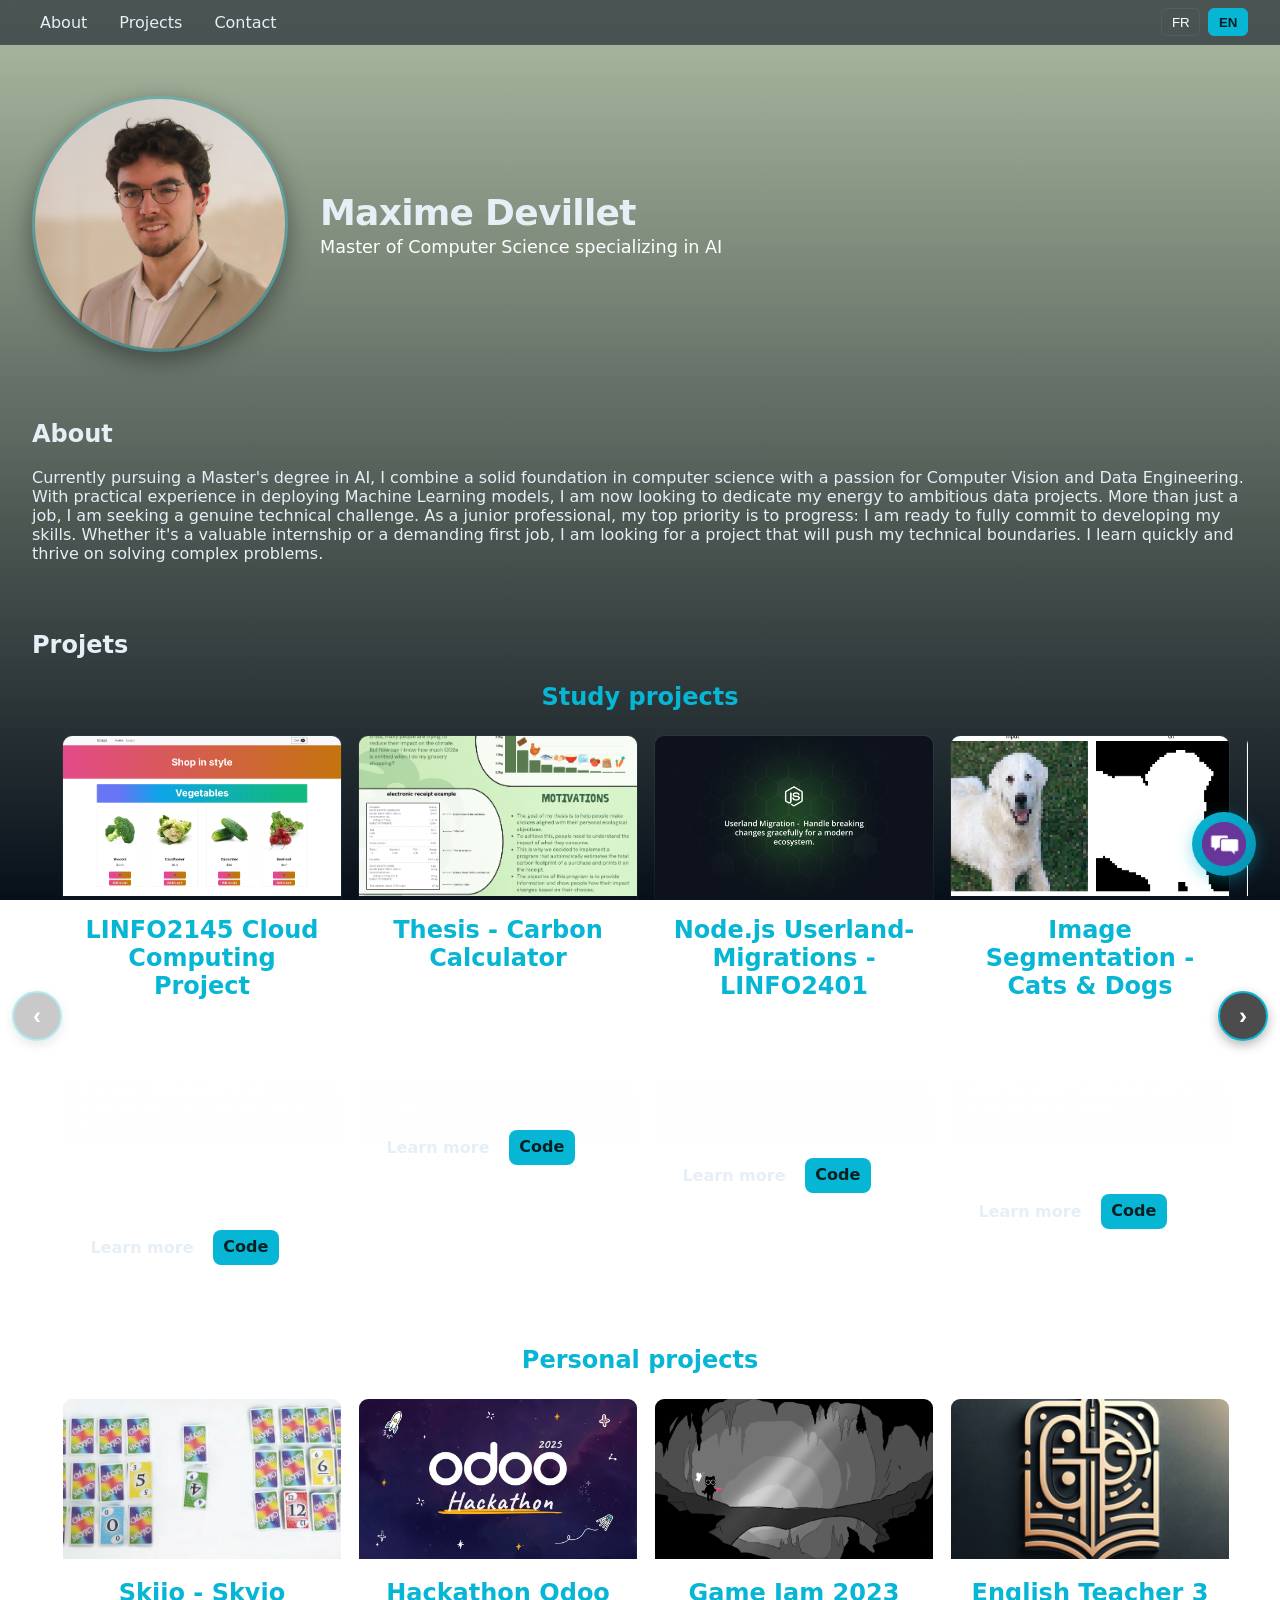
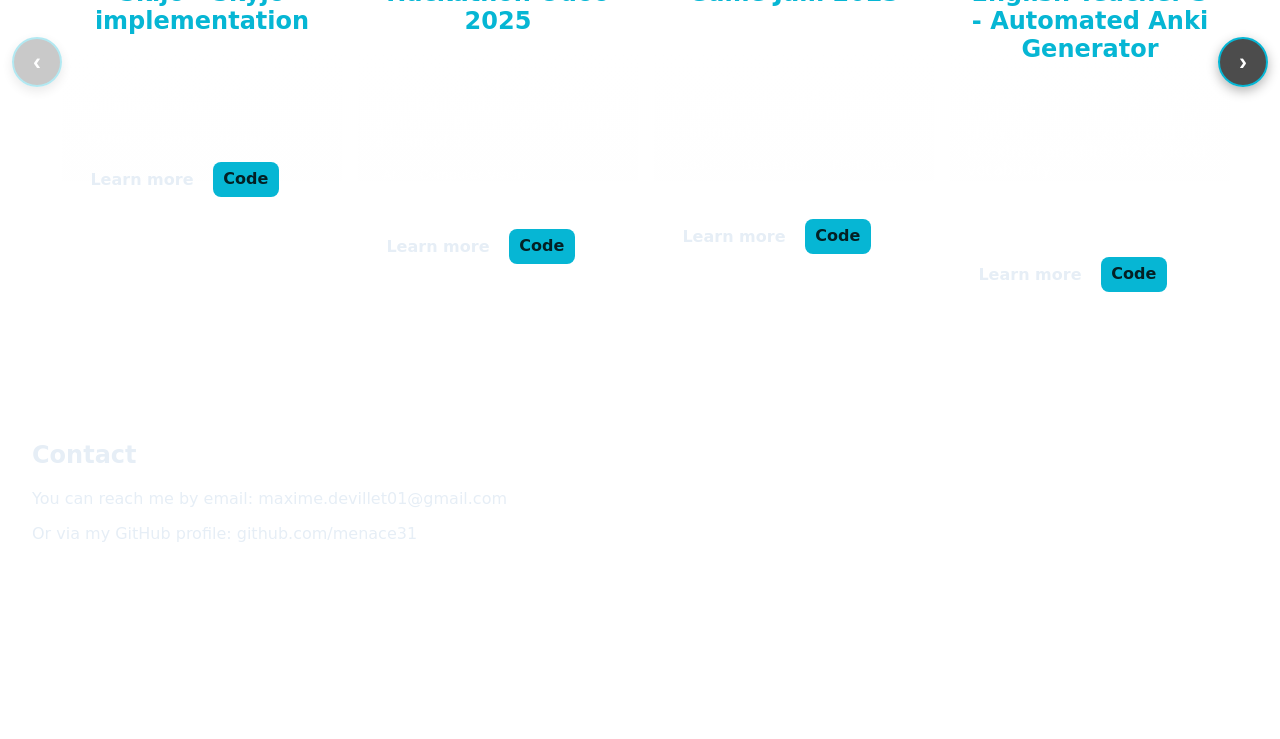
<file: index.html>
<!doctype html>
<html lang="fr">
<head>
  <meta charset="utf-8" />
  <meta name="viewport" content="width=device-width, initial-scale=1" />
  <link rel="icon" href="images/profil.jpg" />
  <title>Portfolio — Maxime Devillet</title>
  <meta name="description" content="Portfolio professionel de Maxime — projets, compétences et contact." />
  <link rel="stylesheet" href="styles.css" />
</head>
<body>
  <header class="site-header">
    <div class="container">
      <nav class="main-nav">
        <a href="#about" data-i18n="nav_about">À propos</a>
        <a href="#projects" data-i18n="nav_projects">Projets</a>
        <a href="#contact" data-i18n="nav_contact">Contact</a>
      </nav>
      <div class="controls">
        <button class="lang-btn" data-lang="fr" aria-pressed="false" aria-label="Français">FR</button>
        <button class="lang-btn" data-lang="en" aria-pressed="false" aria-label="English">EN</button>
      </div>
    </div>
  </header>

  <main>
    <div class="container brand">
      <img src="images/profil.jpg" alt="Photo de profil de Maxime" id="profile-img" class="avatar" />
      <div class="brand-text">
        <h1 data-i18n="brand_name">Maxime Devillet</h1>
        <p class="tagline" data-i18n="tagline">Master Science informatique spécialisation en IA</p>
      </div>
    </div>
    <section id="about" class="container about">
      <h2 data-i18n="about_title">À propos</h2>
      <p data-i18n="about_text">Présentation courte — indiquez votre spécialité, années d'expérience, langues et technos favorites (ex: HTML, CSS, JavaScript, React, TypeScript).</p>
    </section>

    <section id="projects" class="container projects">
      <h2 data-i18n="projects_title">Projets</h2>
      
      <!-- Projets d'étude -->
      <div class="category-section">
        <h3 data-i18n="category_study">Projets d'étude</h3>
        <div class="projects-carousel">
          <div class="carousel-nav prev">
            <button id="carousel-prev-study" class="carousel-btn" disabled>‹</button>
          </div>
          <div class="carousel-nav next">
            <button id="carousel-next-study" class="carousel-btn">›</button>
          </div>
          <div id="projects-grid-study" class="grid"></div>
        </div>
      </div>

      <!-- Projets personnels -->
      <div class="category-section">
        <h3 data-i18n="category_personal">Projets personnels</h3>
        <div class="projects-carousel">
          <div class="carousel-nav prev">
            <button id="carousel-prev-personal" class="carousel-btn" disabled>‹</button>
          </div>
          <div class="carousel-nav next">
            <button id="carousel-next-personal" class="carousel-btn">›</button>
          </div>
          <div id="projects-grid-personal" class="grid"></div>
        </div>
      </div>
    </section>

    <button class="chat-btn" onclick="openChat()" aria-label="Ouvrir le chat">
  <img src="images/chatbot.png" alt="Chat icon" class="chat-icon-img" />
</button>

    <div id="chatWindow" class="card" style="display: none; position: fixed; bottom: 90px; right: 20px; width: 320px; height: 450px; z-index: 100; flex-direction: column; background: var(--surface); border: 1px solid rgba(255,255,255,0.1);">
      
      <div style="padding: 1rem; border-bottom: 1px solid rgba(255,255,255,0.1); display: flex; justify-content: space-between; align-items: center;">
        <span style="color: var(--accent); font-weight: bold;">Assistant RAG</span>
        <button onclick="openChat()" style="background:none; border:none; color:var(--text); cursor:pointer; font-size: 1.2rem;">×</button>
      </div>

      <div id="chatBody" style="flex: 1; padding: 1rem; overflow-y: auto; display: flex; flex-direction: column; gap: 10px; font-size: 0.9rem;">
        <div style="background: rgba(255,255,255,0.05); padding: 8px; border-radius: 8px; align-self: flex-start;">
          Bonjour ! Posez votre question ici.
        </div>
      </div>

      <div style="padding: 1rem; border-top: 1px solid rgba(255,255,255,0.1); display: flex; gap: 8px;">
        <input type="text" id="userInput" placeholder="Votre message..." 
              style="flex: 1; background: rgba(0,0,0,0.2); border: 1px solid rgba(255,255,255,0.1); border-radius: 6px; padding: 8px; color: var(--text); outline: none;">
        <button class="btn" onclick="sendQuery()" style="padding: 8px 12px;">Envoyer</button>
      </div>
    </div>

    <section id="contact" class="container contact">
      <h2 data-i18n="contact_title">Contact</h2>
      <p><span data-i18n="contact_email_text">Vous pouvez me contacter par email :</span> <a href="mailto:maxime.devillet01@gmail.com"> maxime.devillet01@gmail.com</a></p>
      <p><span data-i18n="contact_github">Ou via mon profil GitHub : </span><a href="https://github.com/menace31"> github.com/menace31</a></p>
    </section>
  </main>

  <footer class="site-footer">
    <div class="container">
      <small data-i18n="copyright">&copy; 2026 Devillet Maxime — Template de portfolio</small>
    </div>
  </footer>

  <script src="script.js" defer></script>
</body>
</html>
</file>
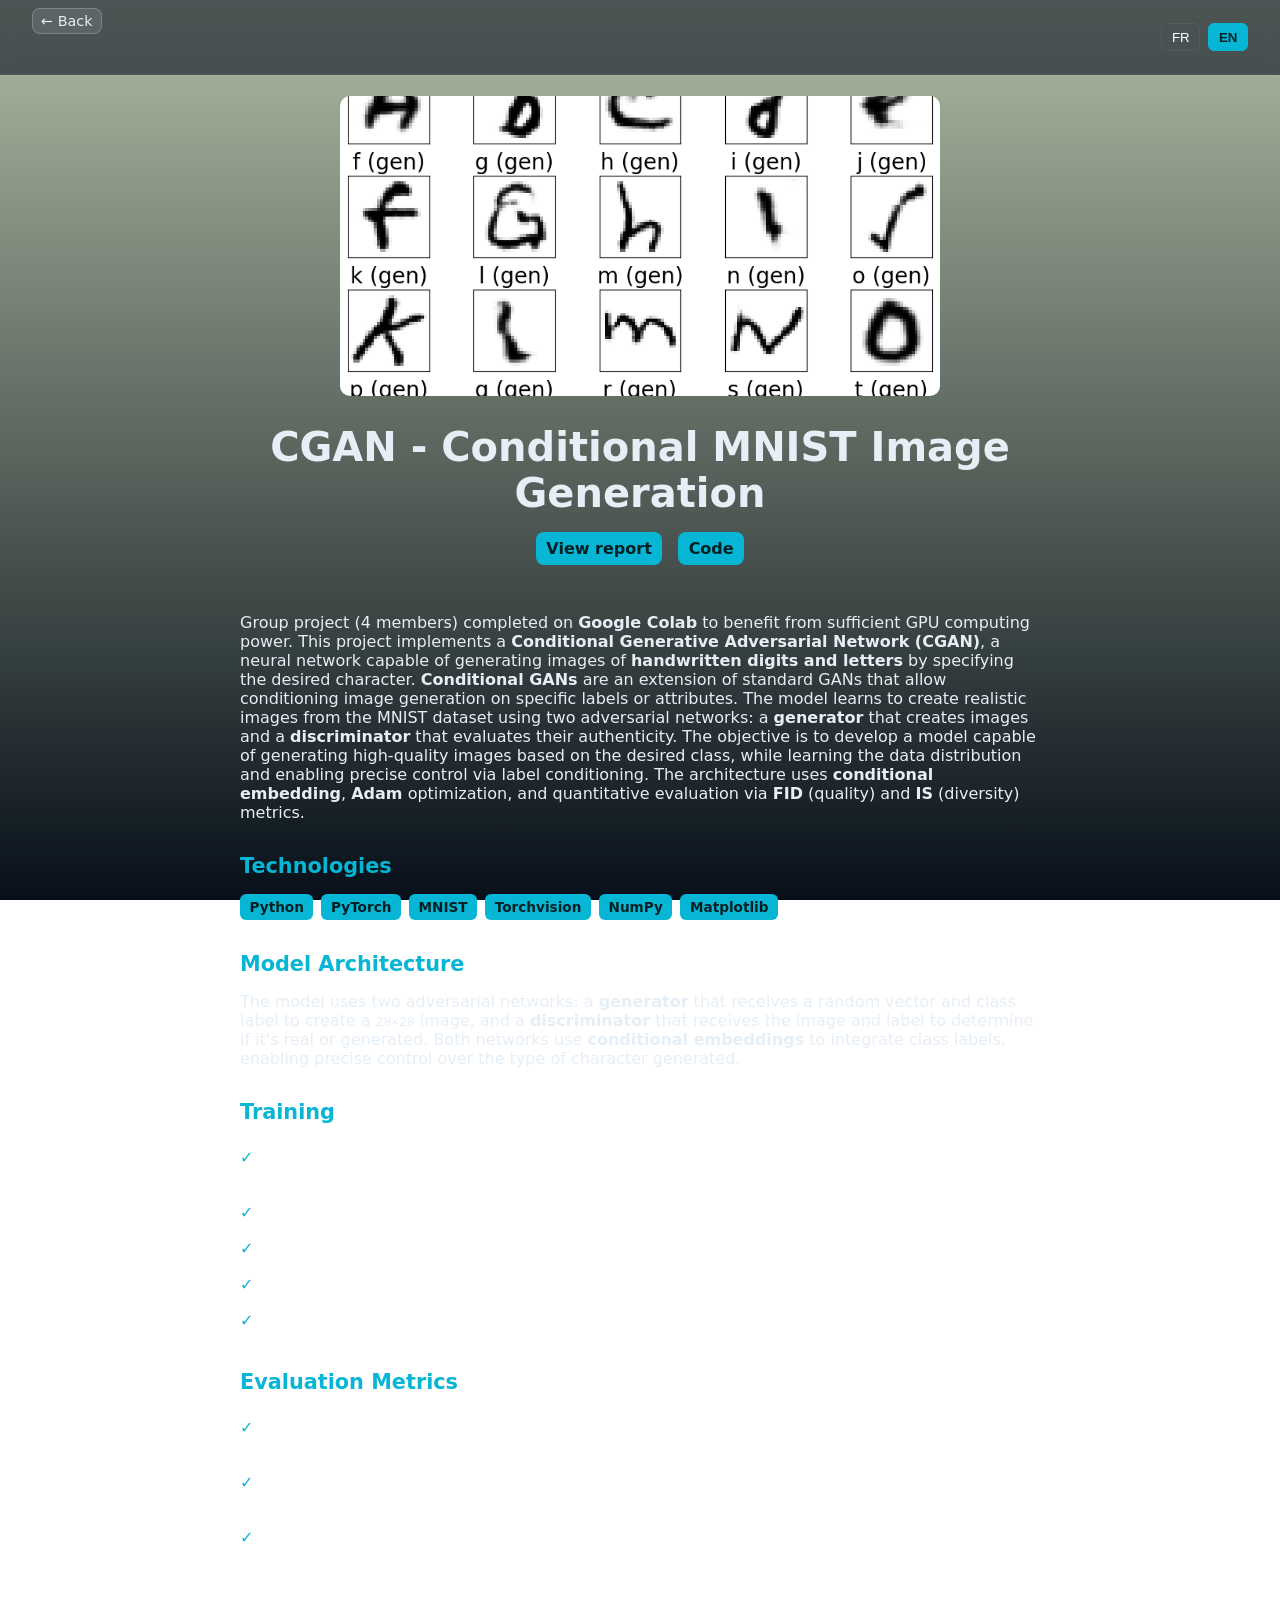
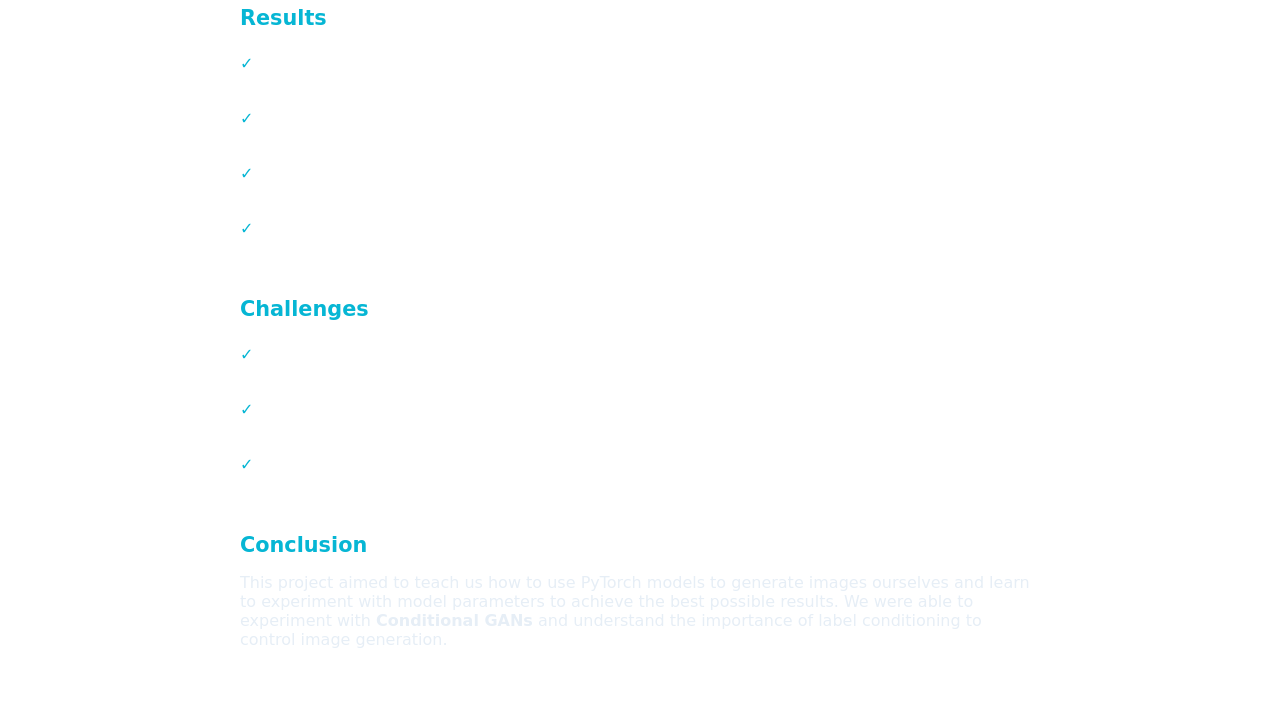
<file: projects/cgan.html>
<!doctype html>
<html lang="fr">
<head>
  <meta charset="utf-8" />
  <meta name="viewport" content="width=device-width, initial-scale=1" />
  <link rel="icon" href="../images/profil.jpg" />
  <title data-i18n="project_title_cgan"></title>
  <meta name="description" content="Conditional GAN implementation for class-controlled MNIST digit generation with embedding, BCE loss, and FID/IS metrics." />
  <link rel="stylesheet" href="../styles.css" />
  <script src="../project-page.js" defer></script>
</head>
<body>
  <header class="site-header">
    <div class="container">
      <nav class="main-nav">
        <a href="../index.html" class="btn-back">
          <span data-i18n="btn_back"></span>
        </a>
      </nav>
      <div class="controls">
        <button class="lang-btn" data-lang="fr" aria-pressed="false" aria-label="Français">FR</button>
        <button class="lang-btn" data-lang="en" aria-pressed="false" aria-label="English">EN</button>
      </div>
    </div>
  </header>

  <main>
    <div class="container">        
      <article class="project-article">
        <header class="project-header">
          <img class="project-hero" src="../images/CGAN.png" alt="CGAN Project" />
          <h1 data-i18n="project_title_cgan"></h1>
          <div class="project-actions">
            <a href="../report/CGAN.pdf" class="btn" target="_blank" data-i18n="view_report"></a>
            <a href="https://github.com/mdevillet/cgan-mnist" class="btn" target="_blank" data-i18n="btn_code"></a>
          </div>
        </header>

        <section class="project-content">
          <!-- Description -->
          <div class="project-section">
            <p data-i18n="project_description_cgan"></p>
          </div>

          <!-- Technologies -->
          <div class="project-section">
            <h3 data-i18n="project_technologies"></h3>
            <div class="tech-list">
              <span class="tech-tag">Python</span>
              <span class="tech-tag">PyTorch</span>
              <span class="tech-tag">MNIST</span>
              <span class="tech-tag">Torchvision</span>
              <span class="tech-tag">NumPy</span>
              <span class="tech-tag">Matplotlib</span>
            </div>
          </div>

          <!-- Architecture -->
          <div class="project-section">
            <h3 data-i18n="cgan_architecture_title"></h3>
            <p data-i18n="cgan_architecture_text"></p>
          </div>

          <!-- Entraînement -->
          <div class="project-section">
            <h3 data-i18n="cgan_training_title"></h3>
            <ul class="feature-list">
              <li data-i18n="cgan_training_loss"></li>
              <li data-i18n="cgan_training_optim"></li>
              <li data-i18n="cgan_training_epochs"></li>
              <li data-i18n="cgan_training_strategy"></li>
              <li data-i18n="cgan_training_tips"></li>
            </ul>
          </div>

          <!-- Métriques -->
          <div class="project-section">
            <h3 data-i18n="cgan_metrics_title"></h3>
            <ul class="feature-list">
              <li data-i18n="cgan_metrics_fid"></li>
              <li data-i18n="cgan_metrics_is"></li>
              <li data-i18n="cgan_metrics_visual"></li>
            </ul>
          </div>

          <!-- Résultats -->
          <div class="project-section">
            <h3 data-i18n="cgan_results_title"></h3>
            <ul class="feature-list">
              <li data-i18n="cgan_results_quality"></li>
              <li data-i18n="cgan_results_control"></li>
              <li data-i18n="cgan_results_fid"></li>
              <li data-i18n="cgan_results_is"></li>
            </ul>
          </div>

          <!-- Défis -->
          <div class="project-section">
            <h3 data-i18n="project_challenges"></h3>
            <ul class="feature-list">
              <li data-i18n="cgan_challenge_1"></li>
              <li data-i18n="cgan_challenge_2"></li>
              <li data-i18n="cgan_challenge_3"></li>
            </ul>
          </div>

          <!-- Conclusion -->
          <div class="project-section">
            <h3>Conclusion</h3>
            <p data-i18n="cgan_conclusion"></p>
          </div>
        </section>
      </article>
    </div>
  </main>
</body>
</html>
  </main>
</body>
</html>
</file>
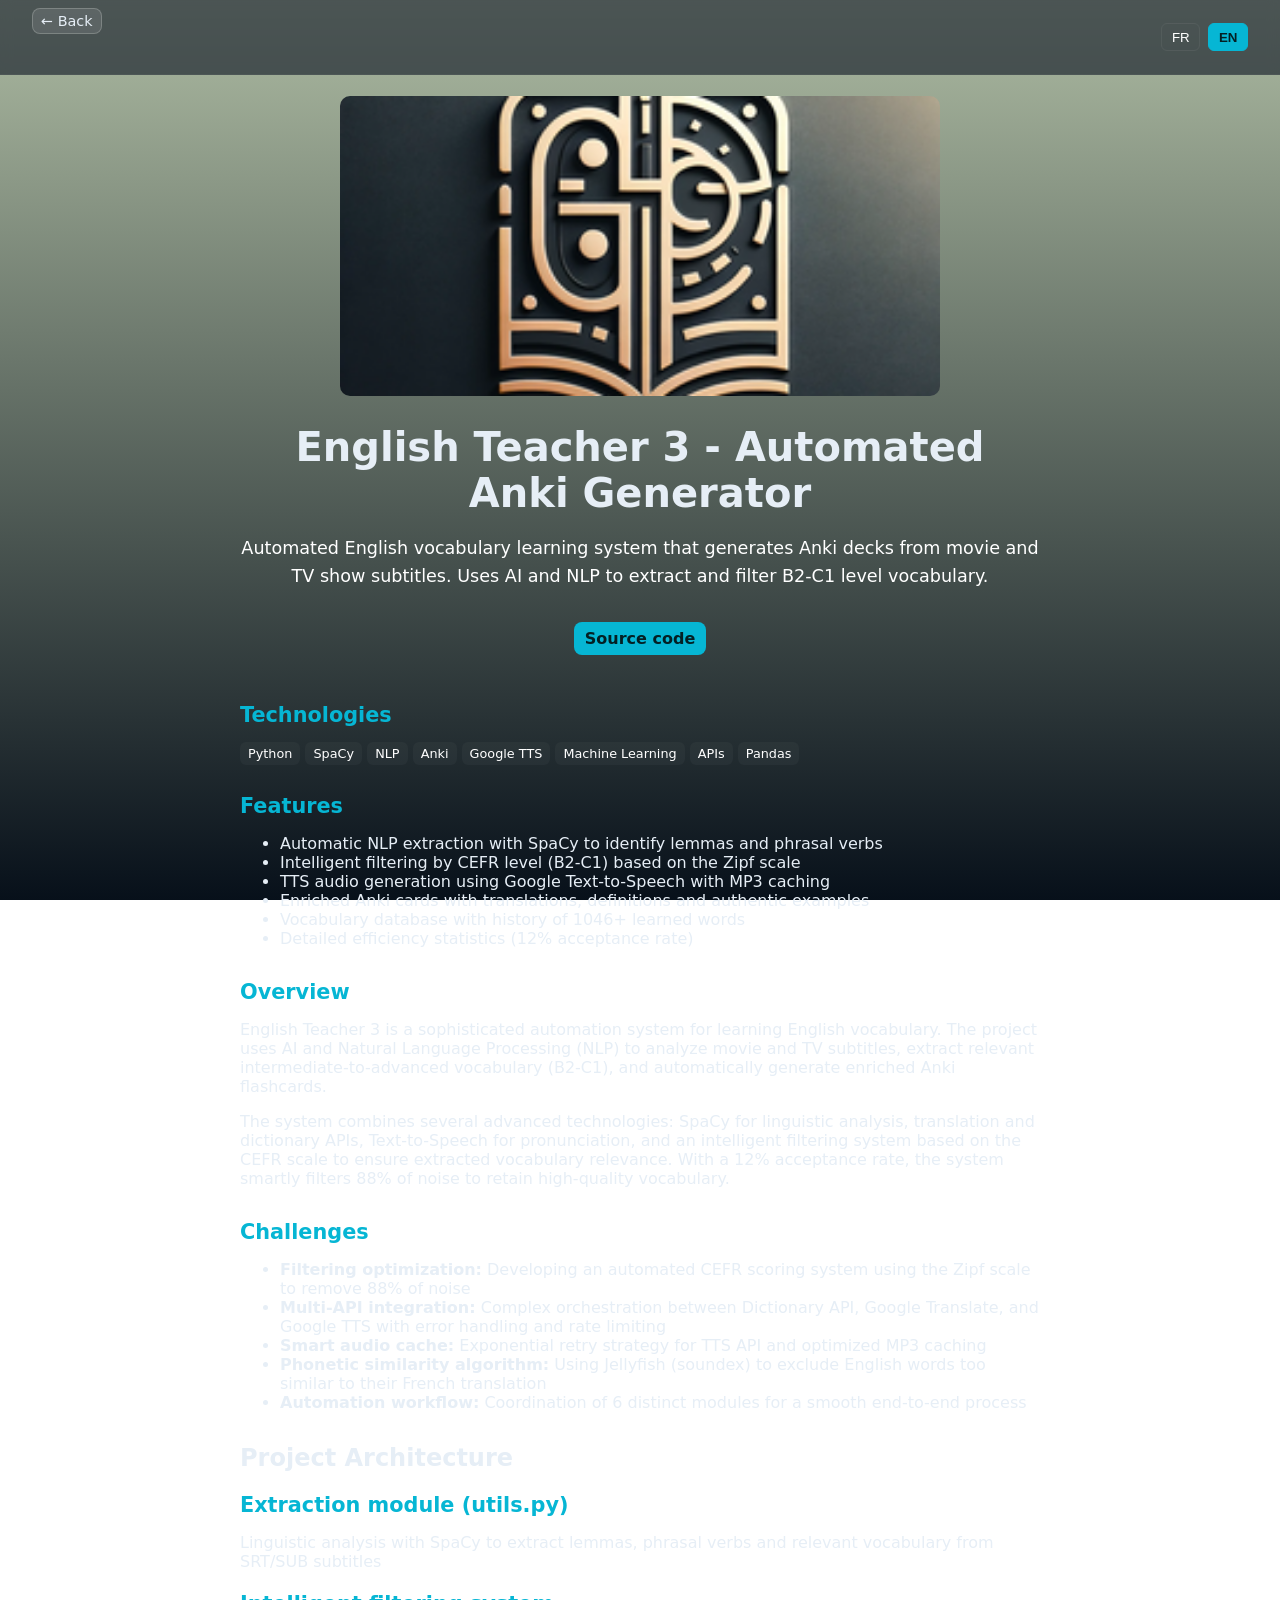
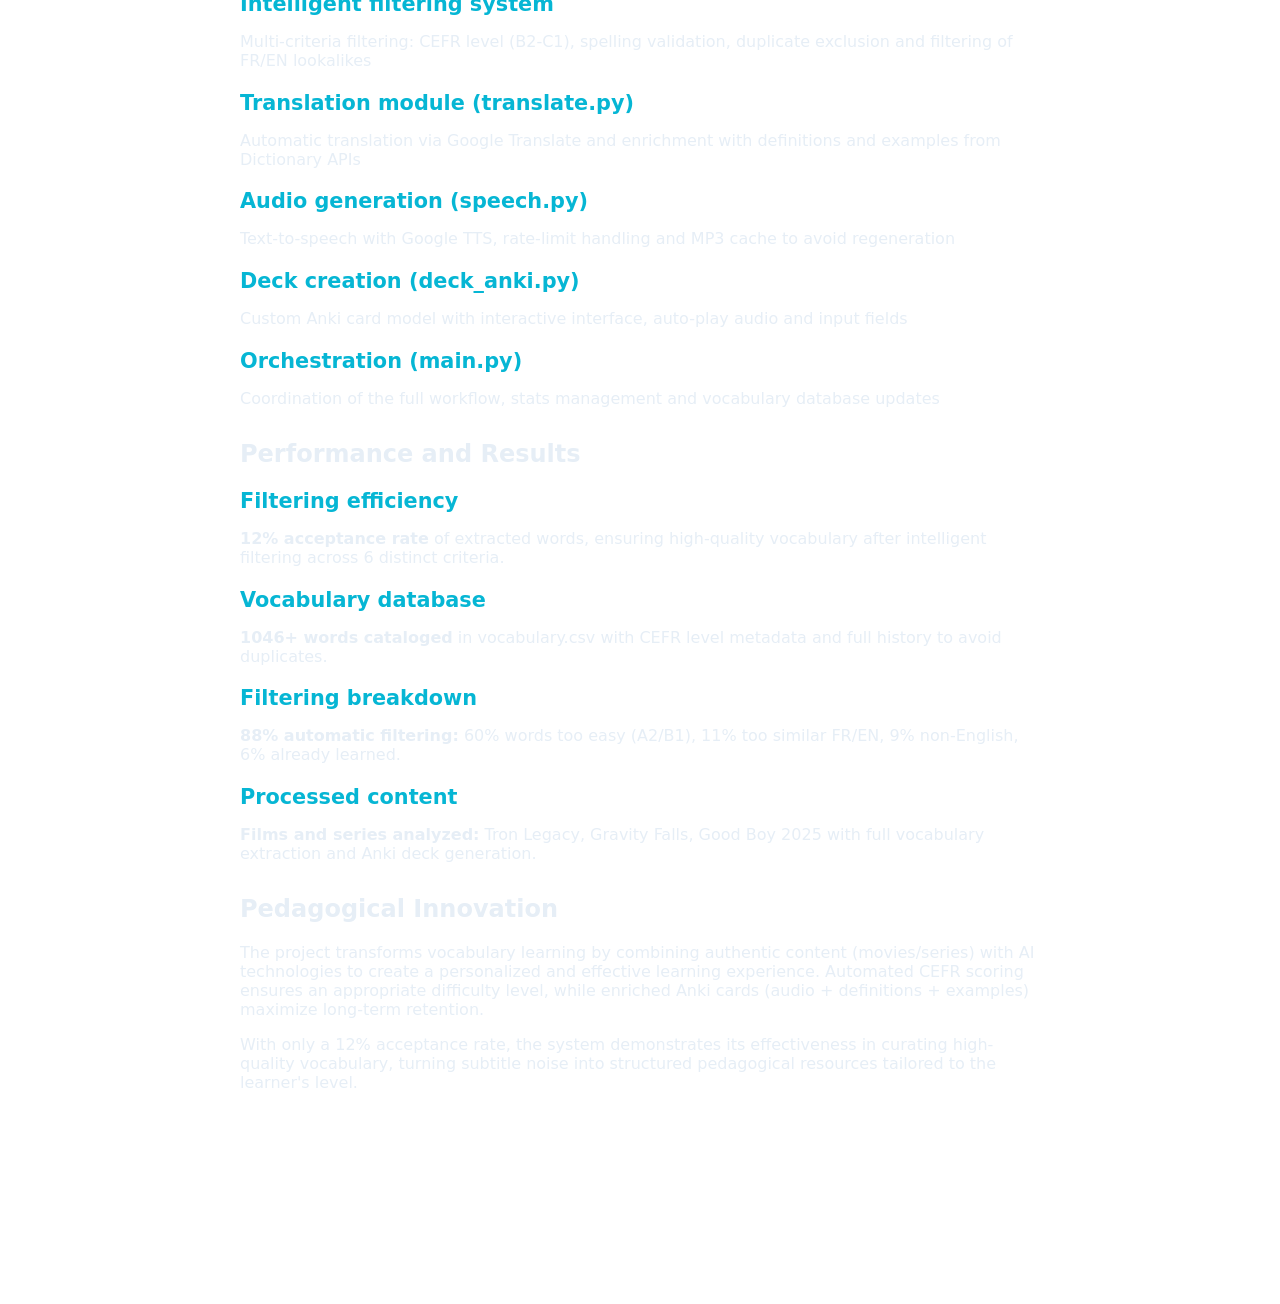
<file: projects/english-teacher-3.html>
<!doctype html>
<html lang="fr">
<head>
  <meta charset="utf-8" />
  <meta name="viewport" content="width=device-width, initial-scale=1" />
  <link rel="icon" href="../images/profil.jpg" />
  <title data-i18n="project_title_englishteacher"></title>
  <meta name="description" content="Automated Anki deck generator from movie subtitles using AI and NLP." />
  <link rel="stylesheet" href="../styles.css" />
  <script src="../project-page.js" defer></script>
</head>
<body>
  <header class="site-header">
    <div class="container">
      <nav class="main-nav">
        <a href="../index.html" class="btn-back">
          <span data-i18n="btn_back">← Retour</span>
        </a>
      </nav>
      <div class="controls">
        <button class="lang-btn" data-lang="fr" aria-pressed="false" aria-label="Français">FR</button>
        <button class="lang-btn" data-lang="en" aria-pressed="false" aria-label="English">EN</button>
      </div>
    </div>
  </header>

  <main>
    <div class="container">        
      <article class="project-article">
        <header class="project-header">
          <img src="../images/logo_main.ico" alt="English Teacher 3 Logo" class="project-hero">
          <h1 data-i18n="project_title_englishteacher">English Teacher 3 - Générateur Automatique Anki</h1>
          <p class="project-description" data-i18n="project_description_englishteacher">
            Système automatisé d'apprentissage de vocabulaire anglais qui génère des decks Anki à partir de sous-titres de films et séries. Utilise l'IA et le NLP pour extraire et filtrer le vocabulaire de niveau B2-C1.
          </p>
          <div class="project-actions">
            <a href="https://github.com/menace31/english-teacher-3" target="_blank" rel="noopener" class="btn">
              <span data-i18n="view_code">Code source</span>
            </a>
          </div>
        </header>

        <section class="project-content">
          <div class="project-section">
            <h3 data-i18n="project_technologies">Technologies</h3>
            <div class="tags">
              <span class="tag" data-i18n="et_tag_python">Python</span>
              <span class="tag" data-i18n="et_tag_spacy">SpaCy</span>
              <span class="tag" data-i18n="et_tag_nlp">NLP</span>
              <span class="tag" data-i18n="et_tag_anki">Anki</span>
              <span class="tag" data-i18n="et_tag_tts">Google TTS</span>
              <span class="tag" data-i18n="et_tag_ml">Machine Learning</span>
              <span class="tag" data-i18n="et_tag_apis">APIs</span>
              <span class="tag" data-i18n="et_tag_pandas">Pandas</span>
            </div>
          </div>

          <div class="project-section">
            <h3 data-i18n="project_features">Fonctionnalités</h3>
            <ul>
              <li data-i18n="et_feature_1">Extraction NLP automatique avec SpaCy pour identifier lemmes et verbes à particules</li>
              <li data-i18n="et_feature_2">Filtrage intelligent par niveau CECRL (B2-C1) basé sur l'échelle Zipf</li>
              <li data-i18n="et_feature_3">Génération audio TTS avec Google Text-to-Speech et cache MP3</li>
              <li data-i18n="et_feature_4">Cartes Anki enrichies avec traductions, définitions et exemples authentiques</li>
              <li data-i18n="et_feature_5">Base de données de vocabulaire avec historique de 1046+ mots appris</li>
              <li data-i18n="et_feature_6">Statistiques d'efficacité détaillées (12% taux d'acceptation)</li>
            </ul>
          </div>

          <div class="project-section">
            <h3 data-i18n="et_overview_title">Vue d'ensemble</h3>
            <p data-i18n="et_overview_p1">English Teacher 3 est un système sophistiqué d'automatisation de l'apprentissage du vocabulaire anglais. Le projet utilise l'intelligence artificielle et le traitement du langage naturel (NLP) pour analyser des sous-titres de films et séries, extraire le vocabulaire pertinent de niveau intermédiaire à avancé (B2-C1), et générer automatiquement des cartes de révision Anki enrichies.</p>
            <p data-i18n="et_overview_p2">Le système combine plusieurs technologies avancées : SpaCy pour l'analyse linguistique, APIs de traduction et dictionnaires, Text-to-Speech pour la prononciation, et un système de filtrage intelligent basé sur l'échelle CECRL pour garantir la pertinence du vocabulaire extrait. Avec un taux d'efficacité de 12%, le système filtre intelligemment 88% du bruit pour ne conserver que le vocabulaire de qualité.</p>
          </div>

          <div class="project-section">
            <h3 data-i18n="project_challenges">Défis Techniques</h3>
            <ul>
              <li data-i18n="et_challenge_1"><strong>Optimisation du filtrage linguistique :</strong> Développement d'un système de scoring CECRL automatisé utilisant l'échelle Zipf pour éviter 88% de bruit</li>
              <li data-i18n="et_challenge_2"><strong>Intégration multi-APIs :</strong> Orchestration complexe entre Dictionary API, Google Translate, et Google TTS avec gestion des erreurs et rate limiting</li>
              <li data-i18n="et_challenge_3"><strong>Gestion intelligente du cache audio :</strong> Système de retry exponentiel pour l'API TTS et cache MP3 optimisé</li>
              <li data-i18n="et_challenge_4"><strong>Algorithme de similarité phonétique :</strong> Utilisation de Jellyfish (soundex) pour exclure les mots anglais trop similaires à leur traduction française</li>
              <li data-i18n="et_challenge_5"><strong>Workflow d'automatisation :</strong> Coordination de 6 modules distincts pour un processus end-to-end fluide</li>
            </ul>
          </div>
        </section>

          <section class="project-section">
          <h2 data-i18n="et_architecture_title">Architecture du Projet</h2>
          <div class="architecture-grid">
            <div class="arch-item">
              <h3 data-i18n="et_arch_mod_extract">Module d'extraction (utils.py)</h3>
              <p data-i18n="et_arch_mod_extract_text">Analyse linguistique avec SpaCy pour extraire lemmes, verbes à particules et vocabulaire pertinent depuis les sous-titres SRT/SUB</p>
            </div>
            <div class="arch-item">
              <h3 data-i18n="et_arch_filter">Système de filtrage intelligent</h3>
              <p data-i18n="et_arch_filter_text">Filtrage multi-critères : niveau CECRL (B2-C1), validation orthographique, exclusion des doublons et des mots trop similaires FR/EN</p>
            </div>
            <div class="arch-item">
              <h3 data-i18n="et_arch_translate">Module de traduction (translate.py)</h3>
              <p data-i18n="et_arch_translate_text">Traduction automatique via Google Translate et enrichissement avec définitions et exemples depuis Dictionary API</p>
            </div>
            <div class="arch-item">
              <h3 data-i18n="et_arch_speech">Génération audio (speech.py)</h3>
              <p data-i18n="et_arch_speech_text">Synthèse vocale avec Google Text-to-Speech, gestion du rate limiting et cache MP3 pour éviter les régénérations</p>
            </div>
            <div class="arch-item">
              <h3 data-i18n="et_arch_decks">Création de decks (deck_anki.py)</h3>
              <p data-i18n="et_arch_decks_text">Modèle de carte Anki personnalisé avec interface interactive, lecture audio automatique et champs de saisie</p>
            </div>
            <div class="arch-item">
              <h3 data-i18n="et_arch_orch">Orchestration (main.py)</h3>
              <p data-i18n="et_arch_orch_text">Coordination du workflow complet, gestion des statistiques et mise à jour de la base de données de vocabulaire</p>
            </div>
          </div>
        </section>

        <section class="project-section">
          <h2 data-i18n="et_performance_title">Performance et Résultats</h2>
          <div class="results-grid">
            <div class="result-item">
              <h3 data-i18n="et_perf_filtering_title">Efficacité du filtrage</h3>
              <p data-i18n="et_perf_filtering_text"><strong>12% de taux d'acceptation</strong> des mots extraits, garantissant un vocabulaire de haute qualité après filtrage intelligent selon 6 critères distincts.</p>
            </div>
            <div class="result-item">
              <h3 data-i18n="et_perf_db_title">Base de données vocabulaire</h3>
              <p data-i18n="et_perf_db_text"><strong>1046+ mots catalogués</strong> dans vocabulaire.csv avec niveau CECRL associé et historique complet pour éviter les doublons.</p>
            </div>
            <div class="result-item">
              <h3 data-i18n="et_perf_split_title">Répartition du filtrage</h3>
              <p data-i18n="et_perf_split_text"><strong>88% de filtrage automatique :</strong> 60% mots trop faciles (A2/B1), 11% trop similaires FR/EN, 9% non-anglais, 6% déjà appris.</p>
            </div>
            <div class="result-item">
              <h3 data-i18n="et_perf_content_title">Contenu traité</h3>
              <p data-i18n="et_perf_content_text"><strong>Films et séries analysés :</strong> Tron Legacy, Gravity Falls, Good Boy 2025 avec extraction complète du vocabulaire et génération de decks Anki.</p>
            </div>
          </div>
        </section>

        <section class="project-section">
          <h2 data-i18n="et_innov_title">Innovation Pédagogique</h2>
          <p data-i18n="et_innov_p1">
            Le projet révolutionne l'apprentissage du vocabulaire anglais en combinant contenus authentiques (films/séries) 
            et technologies d'IA pour créer une expérience d'apprentissage personnalisée et efficace. L'utilisation de 
            l'échelle CECRL automatisée garantit un niveau de difficulté optimal, tandis que le système de cartes Anki 
            enrichies (audio + définitions + exemples) maximise les chances de mémorisation à long terme.
          </p>
          <p data-i18n="et_innov_p2">
            Avec un taux d'acceptation de seulement 12%, le système prouve son efficacité dans la curation de vocabulaire 
            de qualité, transformant le bruit des sous-titres en ressources pédagogiques structurées et adaptées au niveau de l'apprenant.
          </p>
        </section>
      </article>
    </div>
  </main>

  <footer class="site-footer">
    <div class="container">
      <small data-i18n="copyright">&copy; 2026 Devillet Maxime — Portfolio template</small>
    </div>
  </footer>
</body>
</html>
</file>
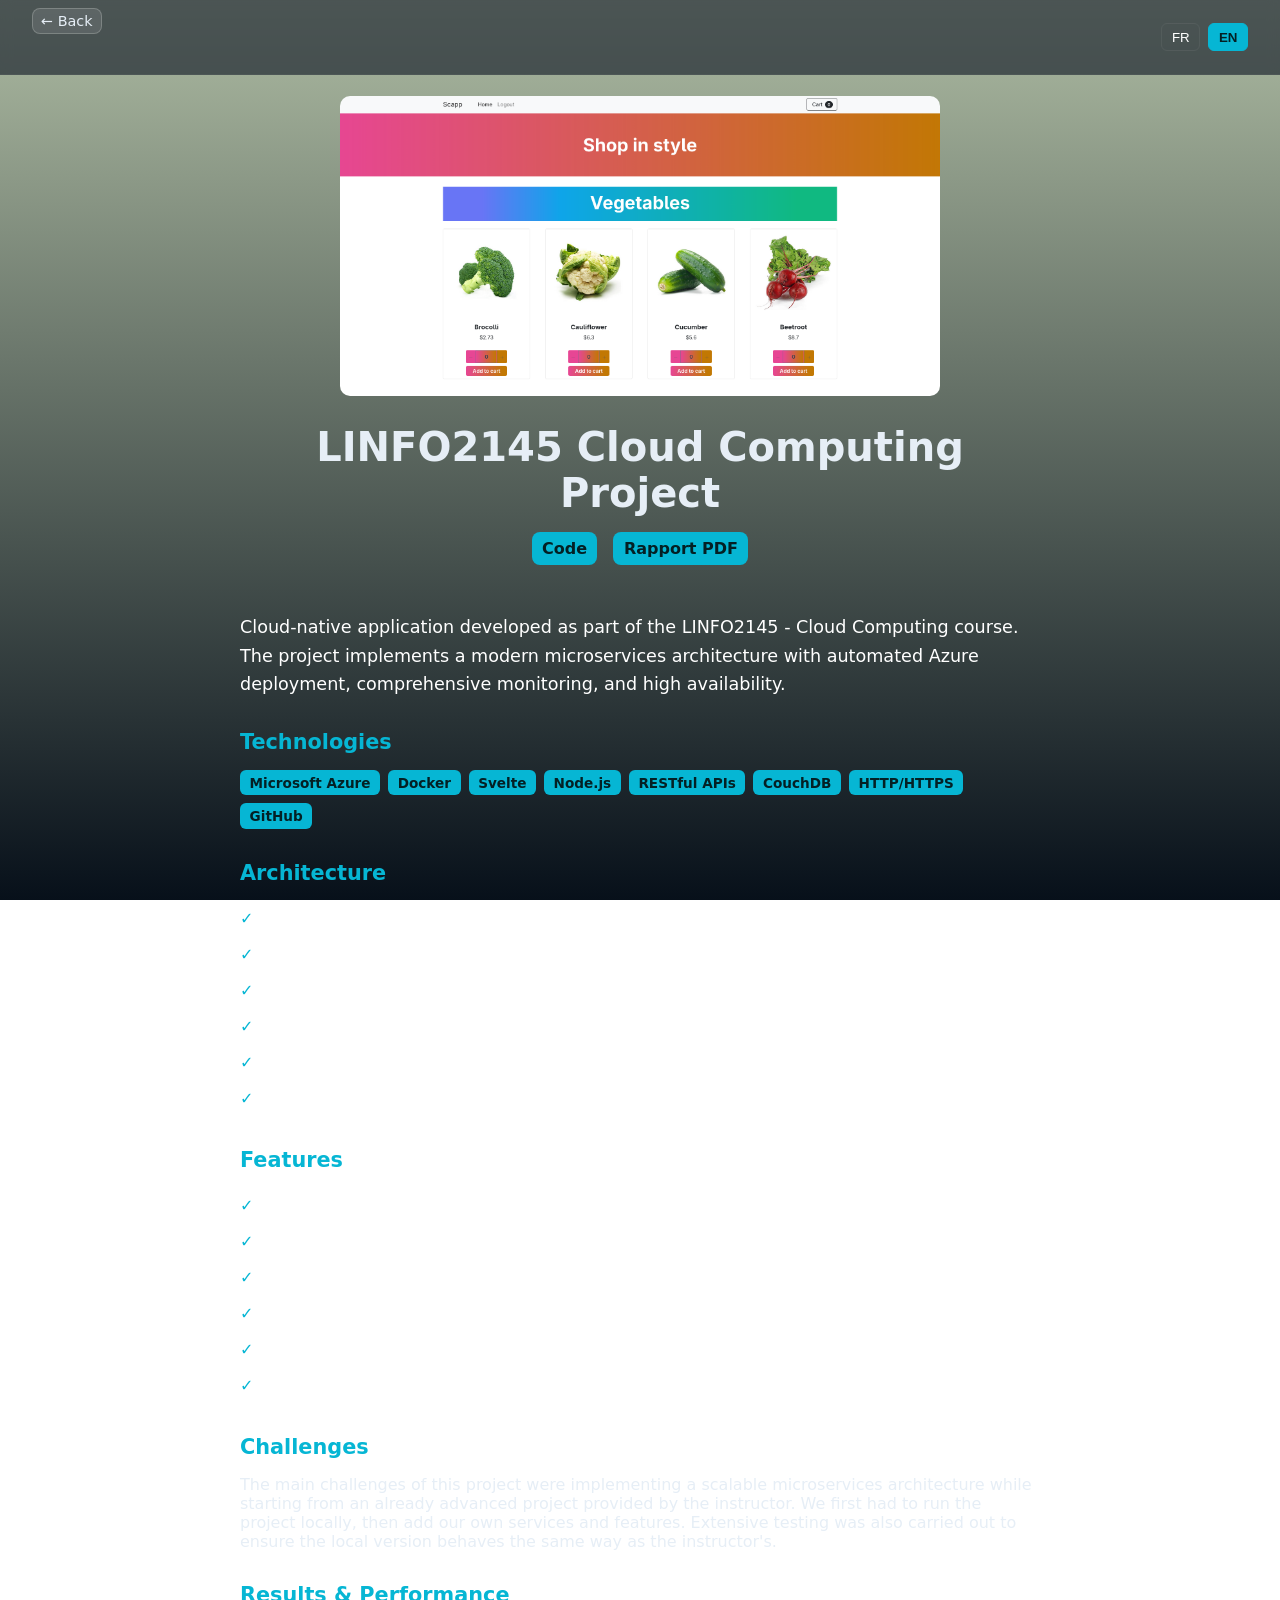
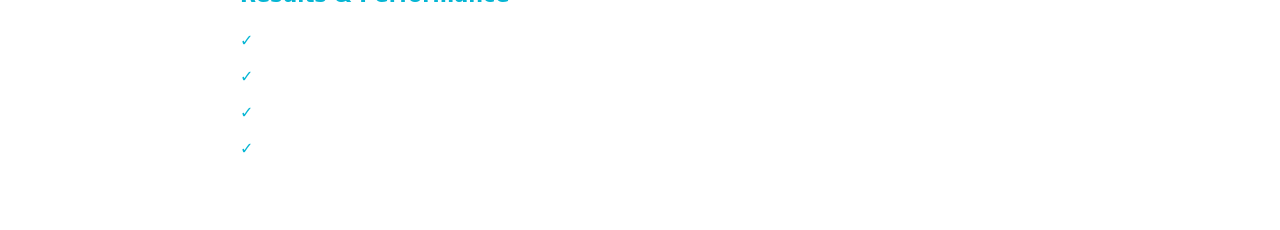
<file: projects/entreprise-x.html>
<!doctype html>
<html lang="fr">
<head>
  <meta charset="utf-8" />
  <meta name="viewport" content="width=device-width, initial-scale=1" />
  <link rel="icon" href="../images/profil.jpg" />
  <title>Projet Cloud Computing LINFO2145 - Maxime Devillet</title>
  <meta name="description" content="Application cloud-native avec architecture de microservices, déployée sur Azure avec CI/CD automatisé." />
  <link rel="stylesheet" href="../styles.css" />
  <script src="../project-page.js" defer></script>
</head>
<body>
  <header class="site-header">
    <div class="container">
      <nav class="main-nav">
        <a href="../index.html" class="btn-back">
          <span data-i18n="btn_back">← Retour</span>
        </a>
      </nav>
      <div class="controls">
        <button class="lang-btn" data-lang="fr" aria-pressed="false" aria-label="Français">FR</button>
        <button class="lang-btn" data-lang="en" aria-pressed="false" aria-label="English">EN</button>
      </div>
    </div>
  </header>

  <main>
    <div class="container">        
      <article class="project-article">
        <header class="project-header">
          <img src="../images/projet_cloud.png" alt="Projet Cloud Computing LINFO2145" class="project-hero">
          <h1 data-i18n="project_title">Projet Cloud Computing LINFO2145</h1>
          <div class="project-actions">
            <a href="https://github.com/menace31/LINFO-2145" target="_blank" rel="noopener" class="btn" data-i18n="btn_code">Code</a>
            <a href="../report/LINFO2145-1.pdf" target="_blank" class="btn">Rapport PDF</a>
          </div>
        </header>
        
        <section class="project-content">
          <div class="project-description">
            <p data-i18n="project_description">Application cloud-native développée dans le cadre du cours LINFO2145 - Cloud Computing. Le projet implémente une architecture de microservices moderne avec déploiement automatisé sur Azure, monitoring complet et haute disponibilité.</p>
          </div>
          
          <div class="project-section">
            <h3 data-i18n="project_technologies">Technologies Cloud</h3>
            <div class="tech-list">
              <span class="tech-tag">Microsoft Azure</span>
              <span class="tech-tag">Docker</span>
              <span class="tech-tag">Svelte</span>
              <span class="tech-tag">Node.js</span>
              <span class="tech-tag">RESTful APIs</span>
              <span class="tech-tag">CouchDB</span>
              <span class="tech-tag">HTTP/HTTPS</span>
              <span class="tech-tag">GitHub</span>
            </div>
          </div>
          
          <div class="project-section">
            <h3 data-i18n="project_architecture">Architecture</h3>
            <ul class="feature-list">
              <li data-i18n="arch_1">Architecture microservices avec API Gateway</li>
              <li data-i18n="arch_2">Base de données NoSQL distribuée</li>
              <li data-i18n="arch_3">Load balancer avec auto-scaling</li>
              <li data-i18n="arch_4">Cache distribué avec Redis</li>
              <li data-i18n="arch_5">Queue de messages asynchrone</li>
              <li data-i18n="arch_6">Storage cloud avec Azure Blob</li>
            </ul>
          </div>
          
          <div class="project-section">
            <h3 data-i18n="project_features">Fonctionnalités Implémentées</h3>
            <ul class="feature-list">
              <li data-i18n="feature_1">API RESTful avec authentication JWT</li>
              <li data-i18n="feature_2">Interface web React responsive</li>
              <li data-i18n="feature_3">Monitoring en temps réel</li>
              <li data-i18n="feature_4">Pipeline CI/CD automatisé</li>
              <li data-i18n="feature_5">Tests automatisés complets</li>
              <li data-i18n="feature_6">Déploiement containerisé</li>
            </ul>
          </div>
          
          <div class="project-section">
            <h3 data-i18n="project_challenges">Défis Techniques</h3>
            <p data-i18n="project_challenges_text">Principaux défis : implémentation d'une architecture microservices scalable, optimisation des performances et des coûts cloud avec Map/Reduce, gestion des états distribués, et mise en place d'un système de monitoring efficace.</p>
          </div>
          
          <div class="project-section">
            <h3 data-i18n="project_results">Résultats & Performances</h3>
            <ul class="feature-list">
              <li data-i18n="result_availability">Disponibilité : 99.9% uptime</li>
              <li data-i18n="result_latency">Latence : &lt;100ms pour 95% des requêtes</li>
              <li data-i18n="result_scalability">Scalabilité : Support de 10,000+ utilisateurs concurrents</li>
              <li data-i18n="result_cost">Coût : Optimisation de 40% par rapport à l'architecture initiale</li>
            </ul>
          </div>
        </section>
      </article>
    </div>
  </main>
</body>
</html>
</file>
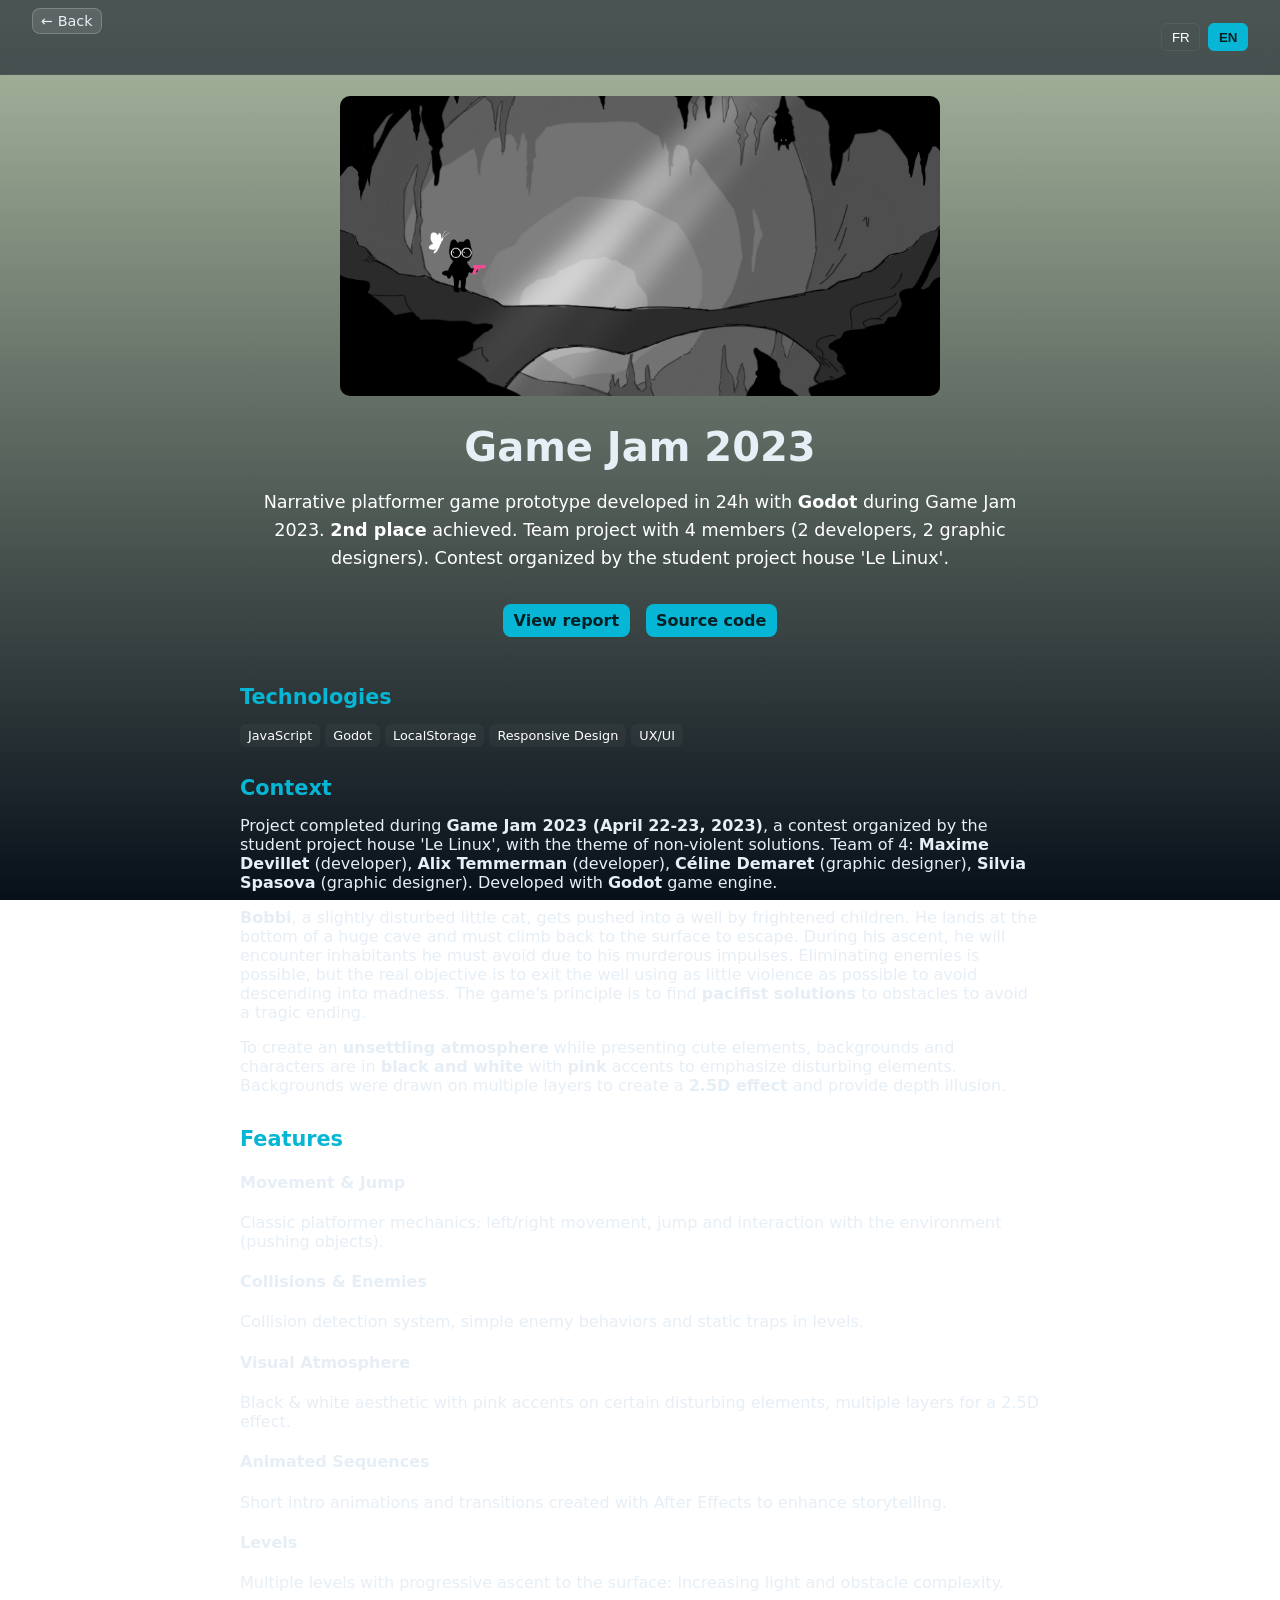
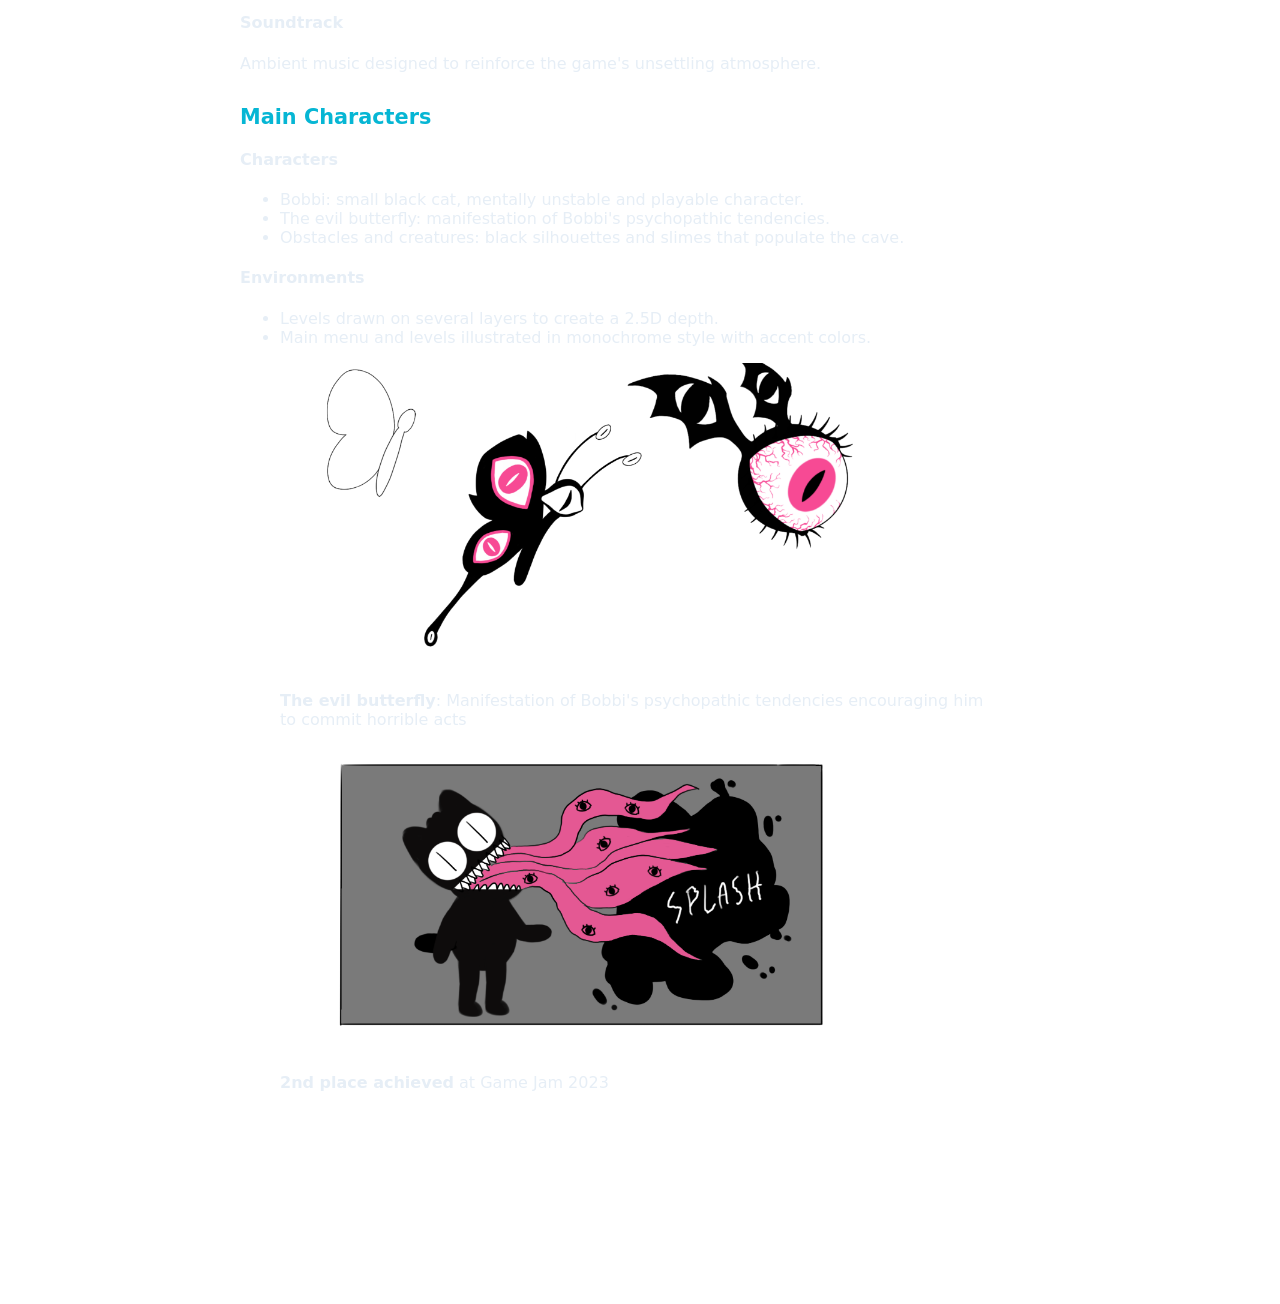
<file: projects/game-jam.html>
<!doctype html>
<html lang="fr">
<head>
  <meta charset="utf-8" />
  <meta name="viewport" content="width=device-width, initial-scale=1" />
  <link rel="icon" href="../images/profil.jpg" />
  <title data-i18n="project_title_gamejab"></title>
  <meta name="description" content="Game Jam 2023 platformer game prototype with narrative gameplay." />
  <link rel="stylesheet" href="../styles.css" />
  <script src="../project-page.js" defer></script>
</head>
<body>
  <header class="site-header">
    <div class="container">
      <nav class="main-nav">
        <a href="../index.html" class="btn-back">
          <span data-i18n="btn_back">← Retour</span>
        </a>
      </nav>
      <div class="controls">
        <button class="lang-btn" data-lang="fr" aria-pressed="false" aria-label="Français">FR</button>
        <button class="lang-btn" data-lang="en" aria-pressed="false" aria-label="English">EN</button>
      </div>
    </div>
  </header>

  <main>
    <div class="container">        
      <article class="project-article">
        <header class="project-header">
          <img src="../images/game_jab.png" alt="Game Jam 2023" class="project-hero">
          <h1 data-i18n="project_title_gamejab">Game Jam 2023</h1>
          <p class="project-description" data-i18n="project_description_gamejab">
            Prototype de jeu de plateforme narratif développé en 24h avec Godot lors de la Game Jam 2023. 2ème place obtenue. Projet réalisé en équipe de 4 (2 développeurs, 2 graphistes). Concours organisé par le kot à projet « Le Linux ». Le thème était « solutions non violentes » : tuer les adversaires est facile, mais l'objectif du joueur est de sortir du puits en utilisant le moins de violence possible pour ne pas sombrer dans la folie.
          </p>
          <div class="project-actions">
            <a href="../report/Game_Jab_2023.pdf" target="_blank" class="btn">
              <span data-i18n="view_report">Voir le rapport</span>
            </a>
            <a href="https://github.com/menace31/Game-jam-2023" target="_blank" rel="noopener" class="btn">
              <span data-i18n="view_code">Code</span>
            </a>
          </div>
        </header>

        <section class="project-content">
          <div class="project-section">
            <h3 data-i18n="project_technologies">Technologies</h3>
            <div class="tags">
              <span class="tag">JavaScript</span>
              <span class="tag">Godot</span>
              <span class="tag">LocalStorage</span>
              <span class="tag">Responsive Design</span>
              <span class="tag">UX/UI</span>
            </div>
          </div>

          <div class="project-section">
            <h3 data-i18n="gamejam_context_title">Contexte</h3>
            <p data-i18n="gamejam_context"></p>
            <p data-i18n="gamejam_synopsis_text"></p>
            <p data-i18n="gamejam_design_text"></p>
          </div>

          <div class="project-section">
            <h3 data-i18n="project_features">Fonctionnalités Principales</h3>
            <div class="features-grid">
              <div class="feature-item">
                <h4 data-i18n="gamejam_feature_1_title">Déplacements et Saut</h4>
                <p data-i18n="gamejam_feature_1_text">Mécaniques de plateforme classiques : déplacement gauche/droite, saut et interaction avec l'environnement (poussée d'objets).</p>
              </div>
              <div class="feature-item">
                <h4 data-i18n="gamejam_feature_2_title">Collisions et Ennemis</h4>
                <p data-i18n="gamejam_feature_2_text">Système de détection de collisions, comportements ennemis simples et pièges statiques dans les niveaux.</p>
              </div>
              <div class="feature-item">
                <h4 data-i18n="gamejam_feature_3_title">Ambiance Visuelle</h4>
                <p data-i18n="gamejam_feature_3_text">Esthétique noir et blanc avec accent rose pour certains éléments perturbants, calques multiples pour l'effet 2.5D.</p>
              </div>
              <div class="feature-item">
                <h4 data-i18n="gamejam_feature_4_title">Séquences Animées</h4>
                <p data-i18n="gamejam_feature_4_text">Courtes animations d'introduction et transitions réalisées avec After Effects pour améliorer la narration.</p>
              </div>
              <div class="feature-item">
                <h4 data-i18n="gamejam_feature_5_title">Niveaux</h4>
                <p data-i18n="gamejam_feature_5_text">Plusieurs niveaux avec progression vers la surface : montée progressive de la lumière et complexité des obstacles.</p>
              </div>
              <div class="feature-item">
                <h4 data-i18n="gamejam_feature_6_title">Soundtrack</h4>
                <p data-i18n="gamejam_feature_6_text">Musique d'ambiance conçue pour renforcer le malaise et l'atmosphère du jeu.</p>
              </div>
            </div>
          </div>

          <!-- Section 'Innovation Technique' retirée -->

          <div class="project-section">
            <h3 data-i18n="gamejam_characters_title">Graphisme & Personnages</h3>
            <div class="gamification-grid">
              <div class="game-mechanic">
                <h4 data-i18n="gamejam_sub_personnages">Personnages</h4>
                <ul>
                  <li data-i18n="gamejam_char_1">Bobbi : petit chat noir, instable mentalement et personnage jouable.</li>
                  <li data-i18n="gamejam_char_2">Le papillon maléfique : manifestation des tendances psychopathiques de Bobbi.</li>
                  <li data-i18n="gamejam_char_3">Obstacles et créatures : silhouettes noires et slimes qui peuplent la grotte.</li>
                </ul>
              </div>
              <div class="game-mechanic">
                <h4 data-i18n="gamejam_sub_decors">Décors</h4>
                <ul>
                  <li data-i18n="gamejam_decor_1">Niveaux dessinés sur plusieurs calques pour créer une profondeur 2.5D.</li>
                  <li data-i18n="gamejam_decor_2">Menu principal et niveaux illustrés en style monochrome avec accents de couleur.</li>
                </ul>
              </div>
            </div>
            <div class="project-illustrations">
              <figure>
                <img class="project-hero" src="../images/papillon.png" alt="Papillon maléfique" />
                <figcaption data-i18n="gamejam_char_butterfly">Le papillon maléfique, élément narratif central</figcaption>
              </figure>
              <figure>
                <img class="project-hero" src="../images/kill.png" alt="Icône 'kill'" />
                <figcaption data-i18n="gamejam_results_achievement">Illustration du concept de violence facile dans le prototype</figcaption>
              </figure>
            </div>
          </div>

          <!-- Section 'Défis Techniques et Solutions' retirée par demande -->

          <!-- Section 'Architecture et Patterns' retirée -->

          <!-- Section 'Évolutions Futures' retirée -->

        </section>
      </article>
    </div>
  </main>

  <footer class="site-footer">
    <div class="container">
      <small data-i18n="copyright">&copy; 2026 Devillet Maxime — Portfolio template</small>
    </div>
  </footer>
</body>
</html>
</file>
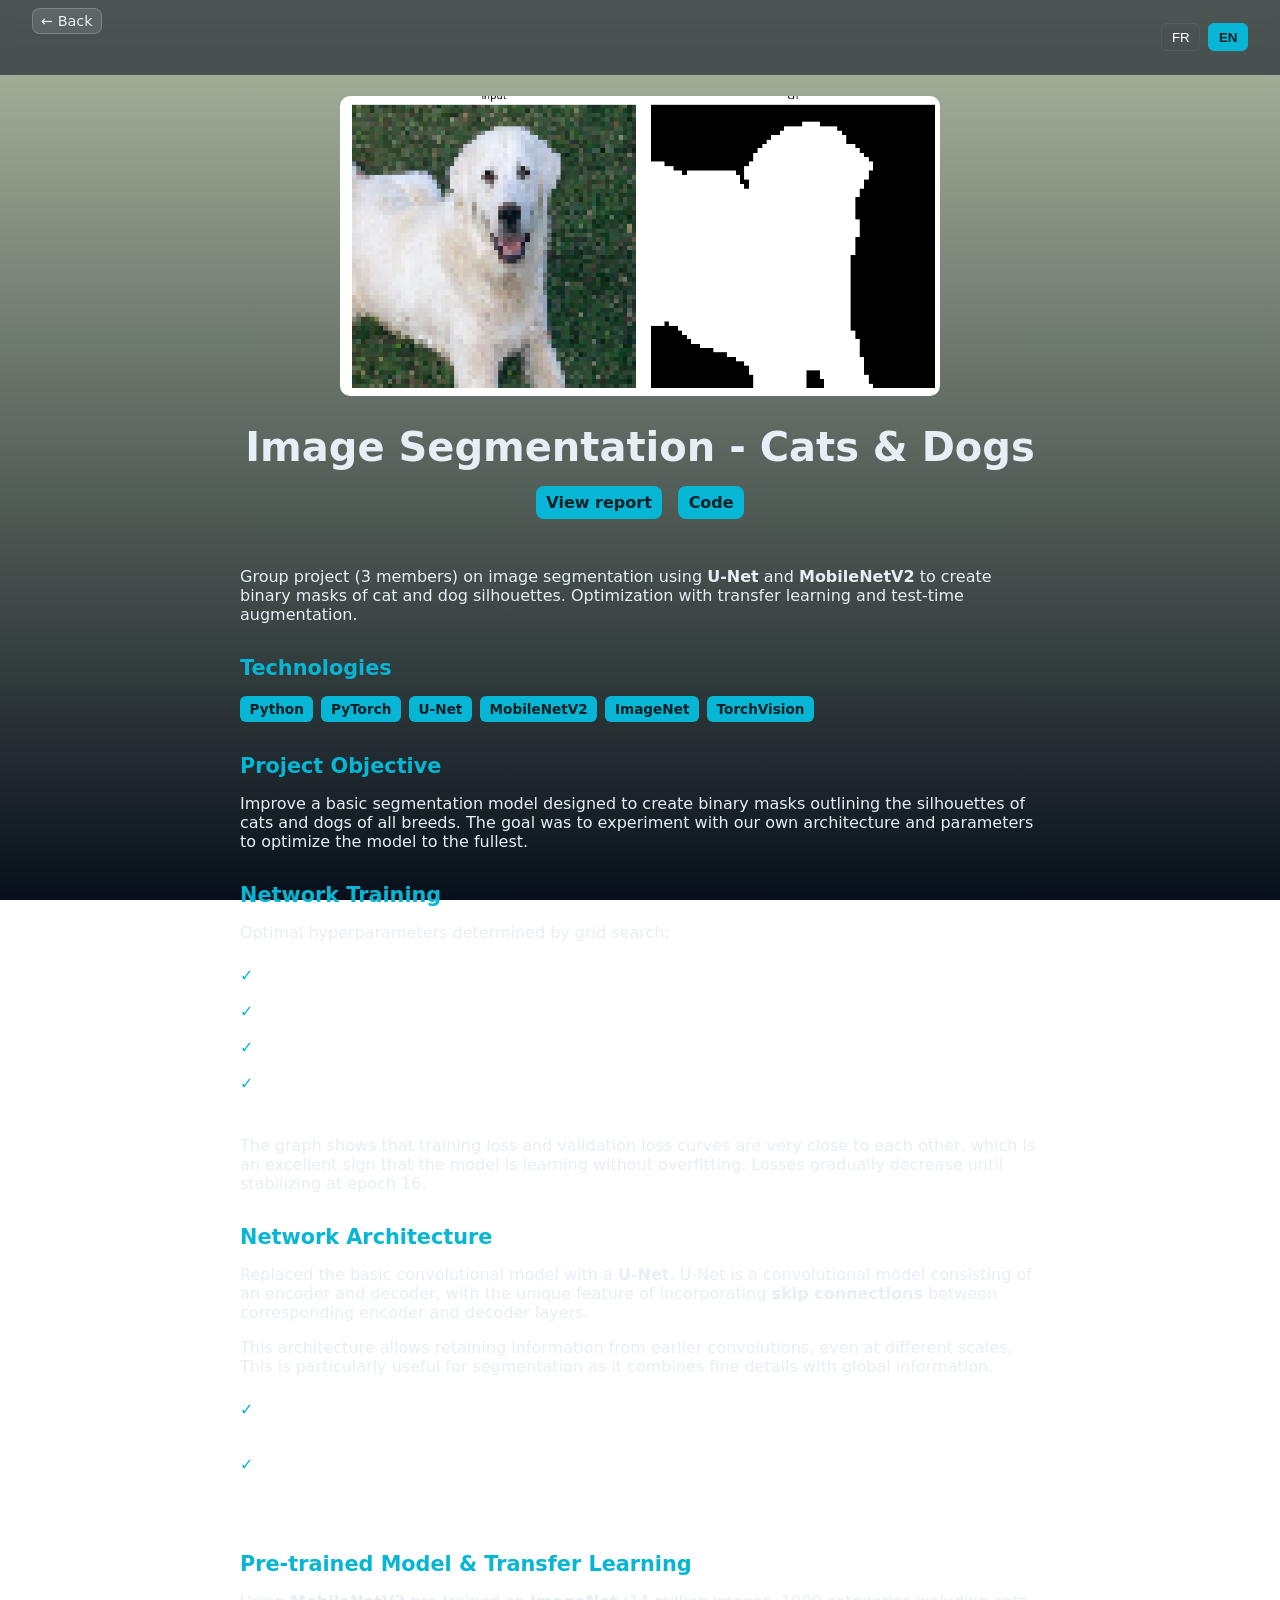
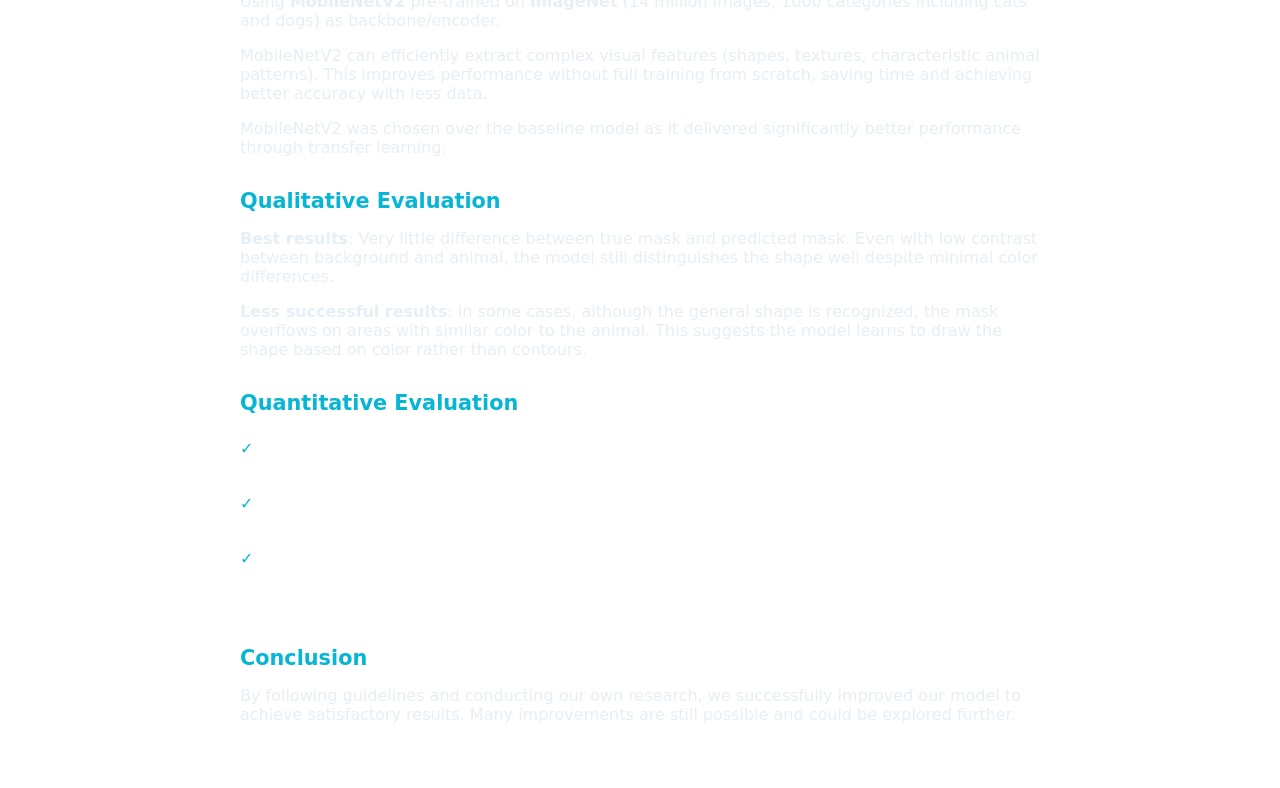
<file: projects/image-processing.html>
<!doctype html>
<html lang="fr">
<head>
  <meta charset="utf-8" />
  <meta name="viewport" content="width=device-width, initial-scale=1" />
  <link rel="icon" href="../images/profil.jpg" />
  <title data-i18n="project_title_img"></title>
  <meta name="description" content="Projet de segmentation d'images utilisant U-Net et MobileNetV2 pour créer des masques binaires de silhouettes de chats et chiens." />
  <link rel="stylesheet" href="../styles.css" />
  <script src="../project-page.js" defer></script>
</head>
<body>
  <header class="site-header">
    <div class="container">
      <nav class="main-nav">
        <a href="../index.html" class="btn-back">
          <span data-i18n="btn_back"></span>
        </a>
      </nav>
      <div class="controls">
        <button class="lang-btn" data-lang="fr" aria-pressed="false" aria-label="Français">FR</button>
        <button class="lang-btn" data-lang="en" aria-pressed="false" aria-label="English">EN</button>
      </div>
    </div>
  </header>

  <main>
    <div class="container">        
      <article class="project-article">
        <header class="project-header">
          <img class="project-hero" src="../images/image_processing.png" alt="Image Segmentation Project" />
          <h1 data-i18n="project_title_img"></h1>
          <div class="project-actions">
            <a href="../report/image_processing.pdf" class="btn" target="_blank" data-i18n="view_report"></a>
            <a href="https://github.com/mdevillet/image-segmentation" class="btn" target="_blank" data-i18n="btn_code"></a>
          </div>
        </header>

        <section class="project-content">
          <!-- Description -->
          <div class="project-section">
            <p data-i18n="project_description_img"></p>
          </div>

          <!-- Technologies -->
          <div class="project-section">
            <h3 data-i18n="project_technologies"></h3>
            <div class="tech-list">
              <span class="tech-tag">Python</span>
              <span class="tech-tag">PyTorch</span>
              <span class="tech-tag">U-Net</span>
              <span class="tech-tag">MobileNetV2</span>
              <span class="tech-tag">ImageNet</span>
              <span class="tech-tag">TorchVision</span>
            </div>
          </div>

          <!-- Objectif -->
          <div class="project-section">
            <h3 data-i18n="img_objective"></h3>
            <p data-i18n="img_objective_text"></p>
          </div>

          <!-- Entraînement -->
          <div class="project-section">
            <h3 data-i18n="img_training_title"></h3>
            <p data-i18n="img_training_hyperparams"></p>
            <ul class="feature-list">
              <li data-i18n="img_training_lr"></li>
              <li data-i18n="img_training_batch"></li>
              <li data-i18n="img_training_epochs"></li>
              <li data-i18n="img_training_loss"></li>
            </ul>
            <p style="margin-top: 12px;" data-i18n="img_training_result"></p>
          </div>

          <!-- Architecture -->
          <div class="project-section">
            <h3 data-i18n="img_architecture_title"></h3>
            <p data-i18n="img_architecture_unet"></p>
            <p style="margin-top: 12px;" data-i18n="img_architecture_reason"></p>
            <ul class="feature-list" style="margin-top: 12px;">
              <li data-i18n="img_architecture_encoder"></li>
              <li data-i18n="img_architecture_decoder"></li>
            </ul>
          </div>

          <!-- Transfer Learning -->
          <div class="project-section">
            <h3 data-i18n="img_pretrain_title"></h3>
            <p data-i18n="img_pretrain_mobilenet"></p>
            <p style="margin-top: 12px;" data-i18n="img_pretrain_reason"></p>
            <p style="margin-top: 12px;" data-i18n="img_pretrain_choice"></p>
          </div>

          <!-- Évaluation Qualitative -->
          <div class="project-section">
            <h3 data-i18n="img_eval_title"></h3>
            <p data-i18n="img_eval_best"></p>
            <p style="margin-top: 12px;" data-i18n="img_eval_worst"></p>
          </div>

          <!-- Évaluation Quantitative -->
          <div class="project-section">
            <h3 data-i18n="img_metrics_title"></h3>
            <ul class="feature-list">
              <li data-i18n="img_metrics_trainloss"></li>
              <li data-i18n="img_metrics_valloss"></li>
              <li data-i18n="img_metrics_dice"></li>
            </ul>
          </div>

          <!-- Conclusion -->
          <div class="project-section">
            <h3>Conclusion</h3>
            <p data-i18n="img_conclusion"></p>
          </div>
        </section>
      </article>
    </div>
  </main>
</body>
</html>
</file>
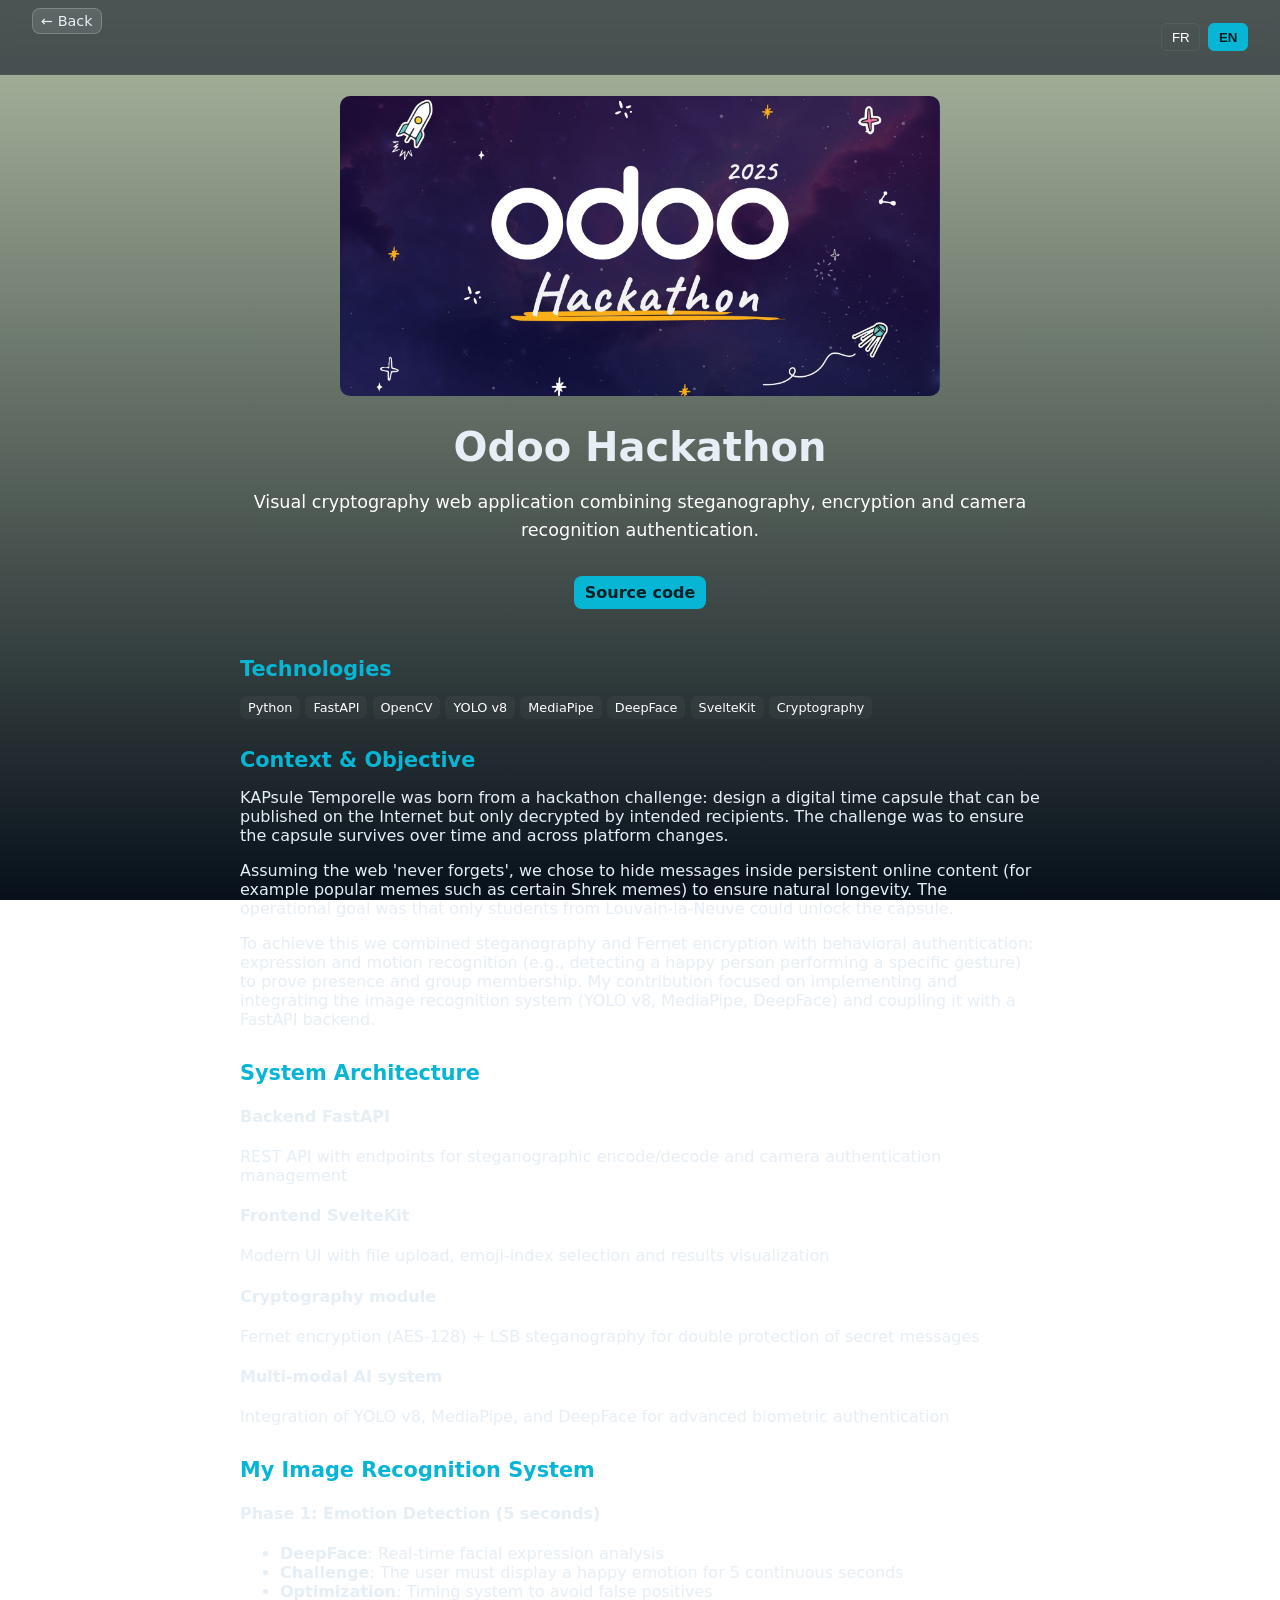
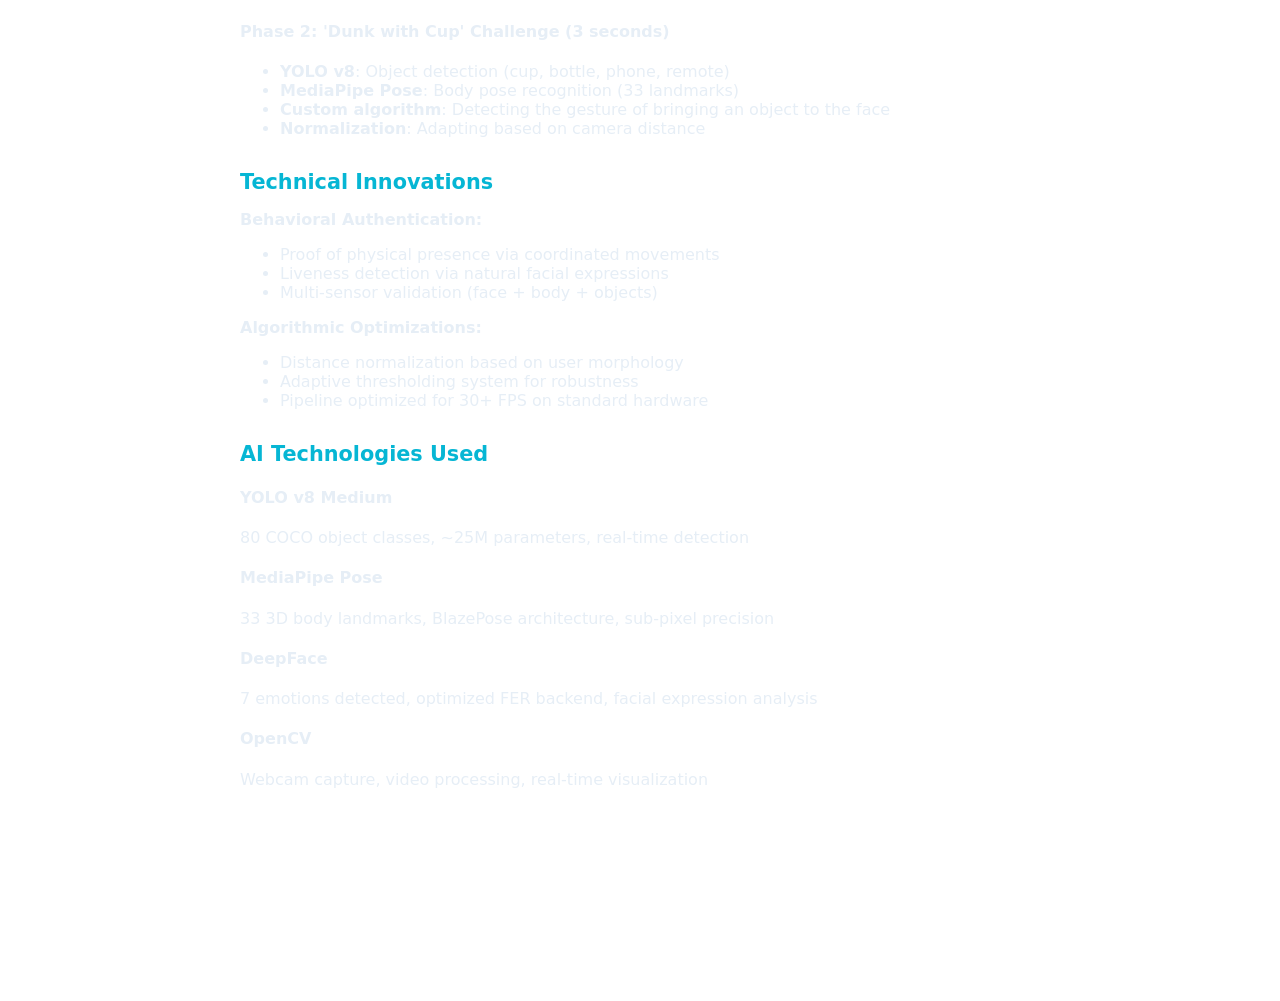
<file: projects/kapsule-temporelle.html>
<!doctype html>
<html lang="fr">
<head>
  <meta charset="utf-8" />
  <meta name="viewport" content="width=device-width, initial-scale=1" />
  <link rel="icon" href="../images/profil.jpg" />
  <title data-i18n="project_title_kapsule"></title>
  <meta name="description" content="Odoo Hackathon 2025 - Visual cryptography web application." />
  <link rel="stylesheet" href="../styles.css" />
  <script src="../project-page.js" defer></script>
</head>
<body>
  <header class="site-header">
    <div class="container">
      <nav class="main-nav">
        <a href="../index.html" class="btn-back">
          <span data-i18n="btn_back">← Retour</span>
        </a>
      </nav>
      <div class="controls">
        <button class="lang-btn" data-lang="fr" aria-pressed="false" aria-label="Français">FR</button>
        <button class="lang-btn" data-lang="en" aria-pressed="false" aria-label="English">EN</button>
      </div>
    </div>
  </header>

  <main>
    <div class="container">        
      <article class="project-article">
        <header class="project-header">
          <img src="../images/Odoo.png" alt="KAPsule Temporelle" class="project-hero">
          <h1 data-i18n="project_title_kapsule">KAPsule Temporelle</h1>
          <p class="project-description" data-i18n="project_description_kapsule">
            Application web de cryptographie visuelle combinant stéganographie, chiffrement et authentification par reconnaissance caméra.
          </p>
          <div class="project-actions">
            <a href="https://github.com/menace31/Hackathon-Odoo" target="_blank" rel="noopener" class="btn">
              <span data-i18n="view_code">Code source</span>
            </a>
          </div>
        </header>

        <section class="project-content">
          <div class="project-section">
            <h3 data-i18n="project_technologies">Technologies</h3>
            <div class="tags">
              <span class="tag">Python</span>
              <span class="tag">FastAPI</span>
              <span class="tag">OpenCV</span>
              <span class="tag">YOLO v8</span>
              <span class="tag">MediaPipe</span>
              <span class="tag">DeepFace</span>
              <span class="tag">SvelteKit</span>
              <span class="tag">Cryptography</span>
            </div>
          </div>

          <div class="project-section">
            <h3 data-i18n="kapsule_context_title">Contexte & Objectif</h3>
            <p data-i18n="kapsule_context_p1"></p>
            <p data-i18n="kapsule_context_p2"></p>
            <p data-i18n="kapsule_context_p3"></p>
          </div>

          <div class="project-section">
            <h3 data-i18n="kapsule_arch_title">Architecture du Système</h3>
            <div class="architecture-grid">
              <div class="arch-item">
                <h4 data-i18n="kapsule_arch_backend">Backend FastAPI</h4>
                <p data-i18n="kapsule_arch_backend_text">API REST avec endpoints pour l'encodage/décodage stéganographique et gestion de l'authentification caméra</p>
              </div>
              <div class="arch-item">
                <h4 data-i18n="kapsule_arch_frontend">Frontend SvelteKit</h4>
                <p data-i18n="kapsule_arch_frontend_text">Interface utilisateur moderne avec upload de fichiers, sélection d'emojis-indices et visualisation des résultats</p>
              </div>
              <div class="arch-item">
                <h4 data-i18n="kapsule_arch_crypto">Module Cryptographie</h4>
                <p data-i18n="kapsule_arch_crypto_text">Chiffrement Fernet (AES-128) + stéganographie LSB pour double protection des messages secrets</p>
              </div>
              <div class="arch-item">
                <h4 data-i18n="kapsule_arch_ai">Système IA Multi-Modal</h4>
                <p data-i18n="kapsule_arch_ai_text">Intégration de YOLO v8, MediaPipe, et DeepFace pour authentification biométrique avancée</p>
              </div>
            </div>
          </div>

          <div class="project-section">
            <h3 data-i18n="kapsule_recog_title">Mon Système de Reconnaissance d'Images</h3>
            <h4 data-i18n="kapsule_recog_phase1_title">Phase 1 : Détection d'Émotions (5 secondes)</h4>
            <ul>
              <li data-i18n="kapsule_recog_p1"><strong>DeepFace</strong> : Analyse des expressions faciales en temps réel</li>
              <li data-i18n="kapsule_recog_p2"><strong>Défi</strong> : L'utilisateur doit montrer une émotion joyeuse pendant 5 secondes continues</li>
              <li data-i18n="kapsule_recog_p3"><strong>Optimisation</strong> : Système de temporisation pour éviter les faux positifs</li>
            </ul>

            <h4 data-i18n="kapsule_recog_phase2_title">Phase 2 : Défi "Affond avec Gobelet" (3 secondes)</h4>
            <ul>
              <li data-i18n="kapsule_recog2_p1"><strong>YOLO v8</strong> : Détection d'objets (tasse, bouteille, téléphone, télécommande)</li>
              <li data-i18n="kapsule_recog2_p2"><strong>MediaPipe Pose</strong> : Reconnaissance de posture corporelle (33 landmarks)</li>
              <li data-i18n="kapsule_recog2_p3"><strong>Algorithme personnalisé</strong> : Détection du geste de porter un objet vers le visage</li>
              <li data-i18n="kapsule_recog2_p4"><strong>Normalisation</strong> : Adaptation selon la distance à la caméra</li>
            </ul>
          </div>

          <!-- Fonctionnalités supprimées : résumé technique présenté ailleurs -->

          <!-- Section 'Défis Techniques' retirée à la demande -->

          <div class="project-section">
            <h3 data-i18n="kapsule_innovations_title">Innovations Techniques</h3>
            <p data-i18n="kapsule_innov_auth_title"><strong>Authentification Comportementale :</strong></p>
            <ul>
              <li data-i18n="kapsule_innov_p1">Preuve de présence physique via mouvements coordonnés</li>
              <li data-i18n="kapsule_innov_p2">Détection de vivacité par expressions faciales naturelles</li>
              <li data-i18n="kapsule_innov_p3">Validation multi-sensorielle (visage + corps + objets)</li>
            </ul>

            <p data-i18n="kapsule_innov_opt_title"><strong>Optimisations Algorithmiques :</strong></p>
            <ul>
              <li data-i18n="kapsule_innov_opt_1">Normalisation des distances selon la morphologie utilisateur</li>
              <li data-i18n="kapsule_innov_opt_2">Système de seuils adaptatifs pour robustesse</li>
              <li data-i18n="kapsule_innov_opt_3">Pipeline optimisé pour traitement 30+ FPS sur matériel standard</li>
            </ul>
          </div>

          <div class="project-section">
            <h3 data-i18n="kapsule_ai_title">Technologies d'IA Utilisées</h3>
            <div class="tech-grid">
              <div class="tech-item">
                <h4 data-i18n="kapsule_tech_yolo">YOLO v8 Medium</h4>
                <p data-i18n="kapsule_tech_yolo_text">80 classes d'objets COCO, ~25M paramètres, détection temps réel</p>
              </div>
              <div class="tech-item">
                <h4 data-i18n="kapsule_tech_mediapipe">MediaPipe Pose</h4>
                <p data-i18n="kapsule_tech_mediapipe_text">33 landmarks corporels 3D, architecture BlazePose, précision sub-pixel</p>
              </div>
              <div class="tech-item">
                <h4 data-i18n="kapsule_tech_deepface">DeepFace</h4>
                <p data-i18n="kapsule_tech_deepface_text">7 émotions détectées, backend FER optimisé, analyse expressions faciales</p>
              </div>
              <div class="tech-item">
                <h4 data-i18n="kapsule_tech_opencv">OpenCV</h4>
                <p data-i18n="kapsule_tech_opencv_text">Capture webcam, traitement vidéo, visualisation temps réel</p>
              </div>
            </div>
          </div>

          <!-- Section "Résultats et Impact" retirée à la demande -->

        </section>
      </article>
    </div>
  </main>

  <footer class="site-footer">
    <div class="container">
      <small data-i18n="copyright">&copy; 2026 Devillet Maxime — Portfolio template</small>
    </div>
  </footer>
</body>
</html>
</file>
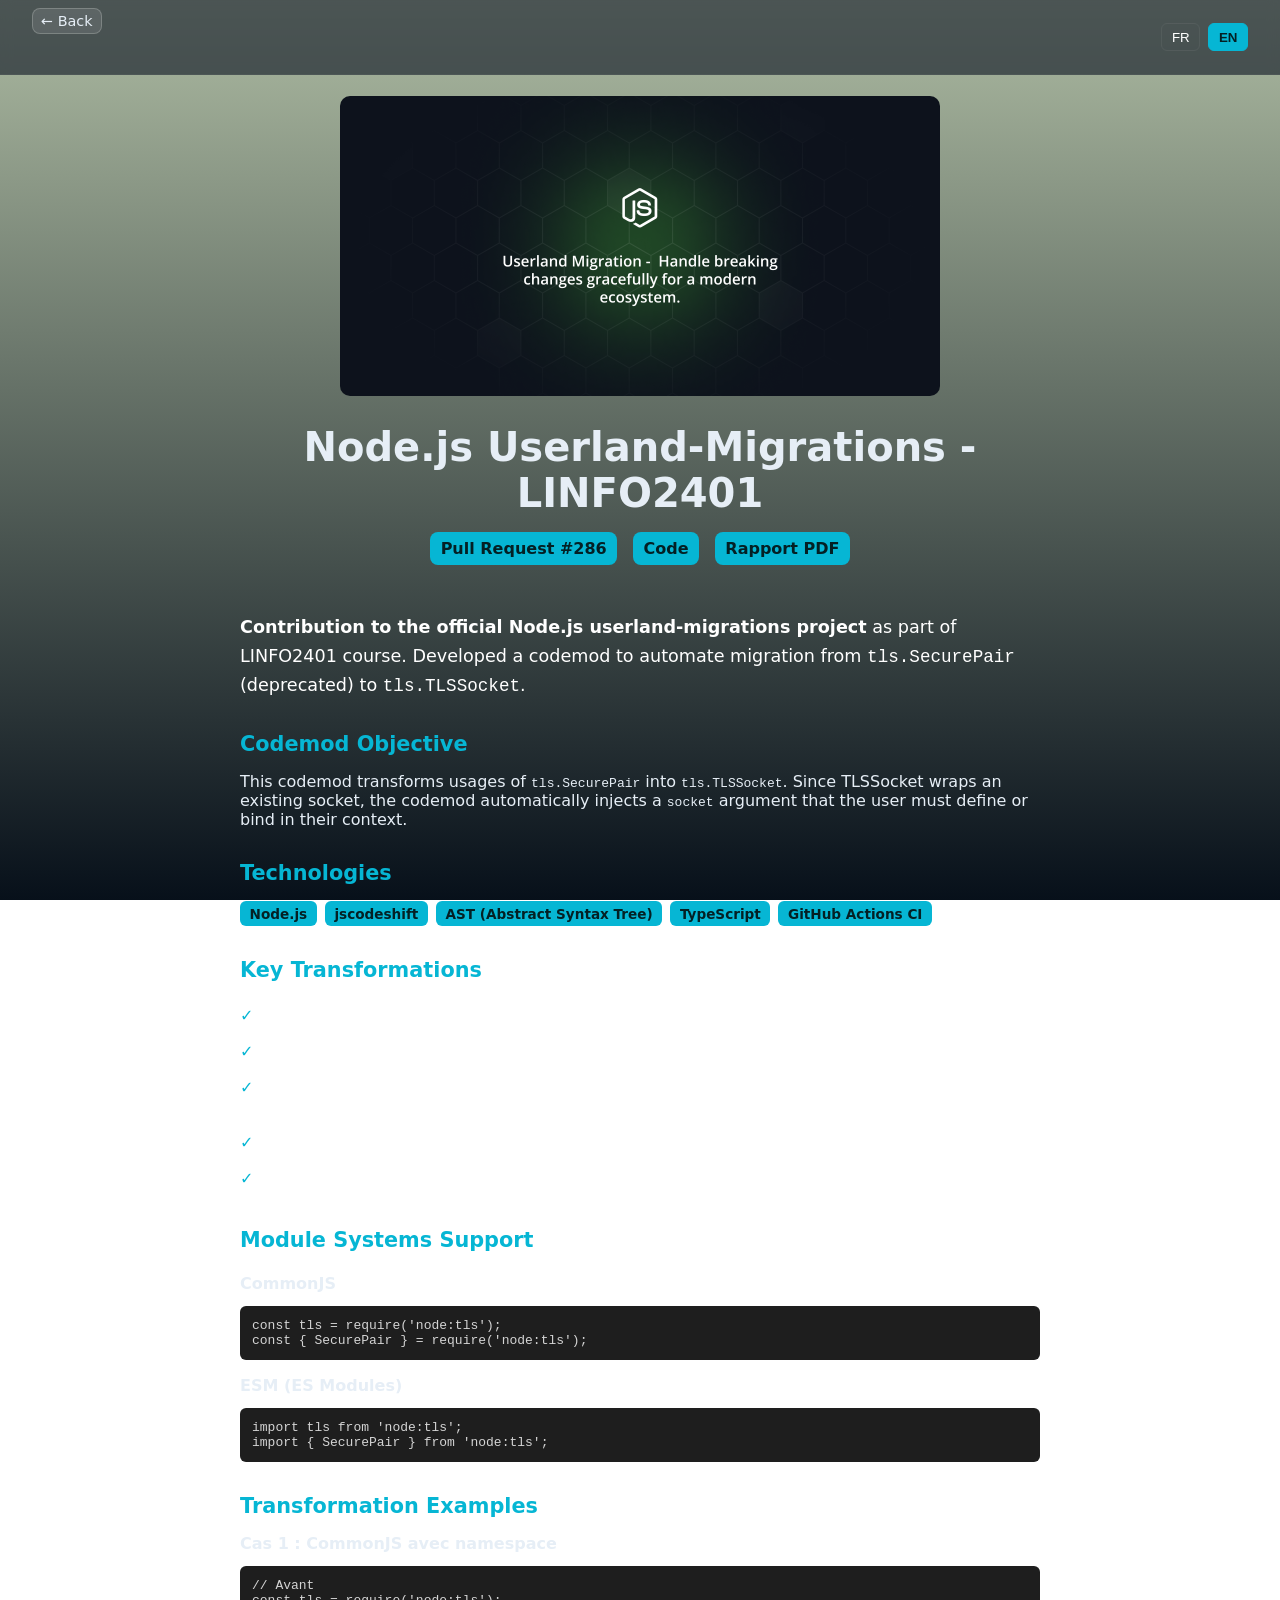
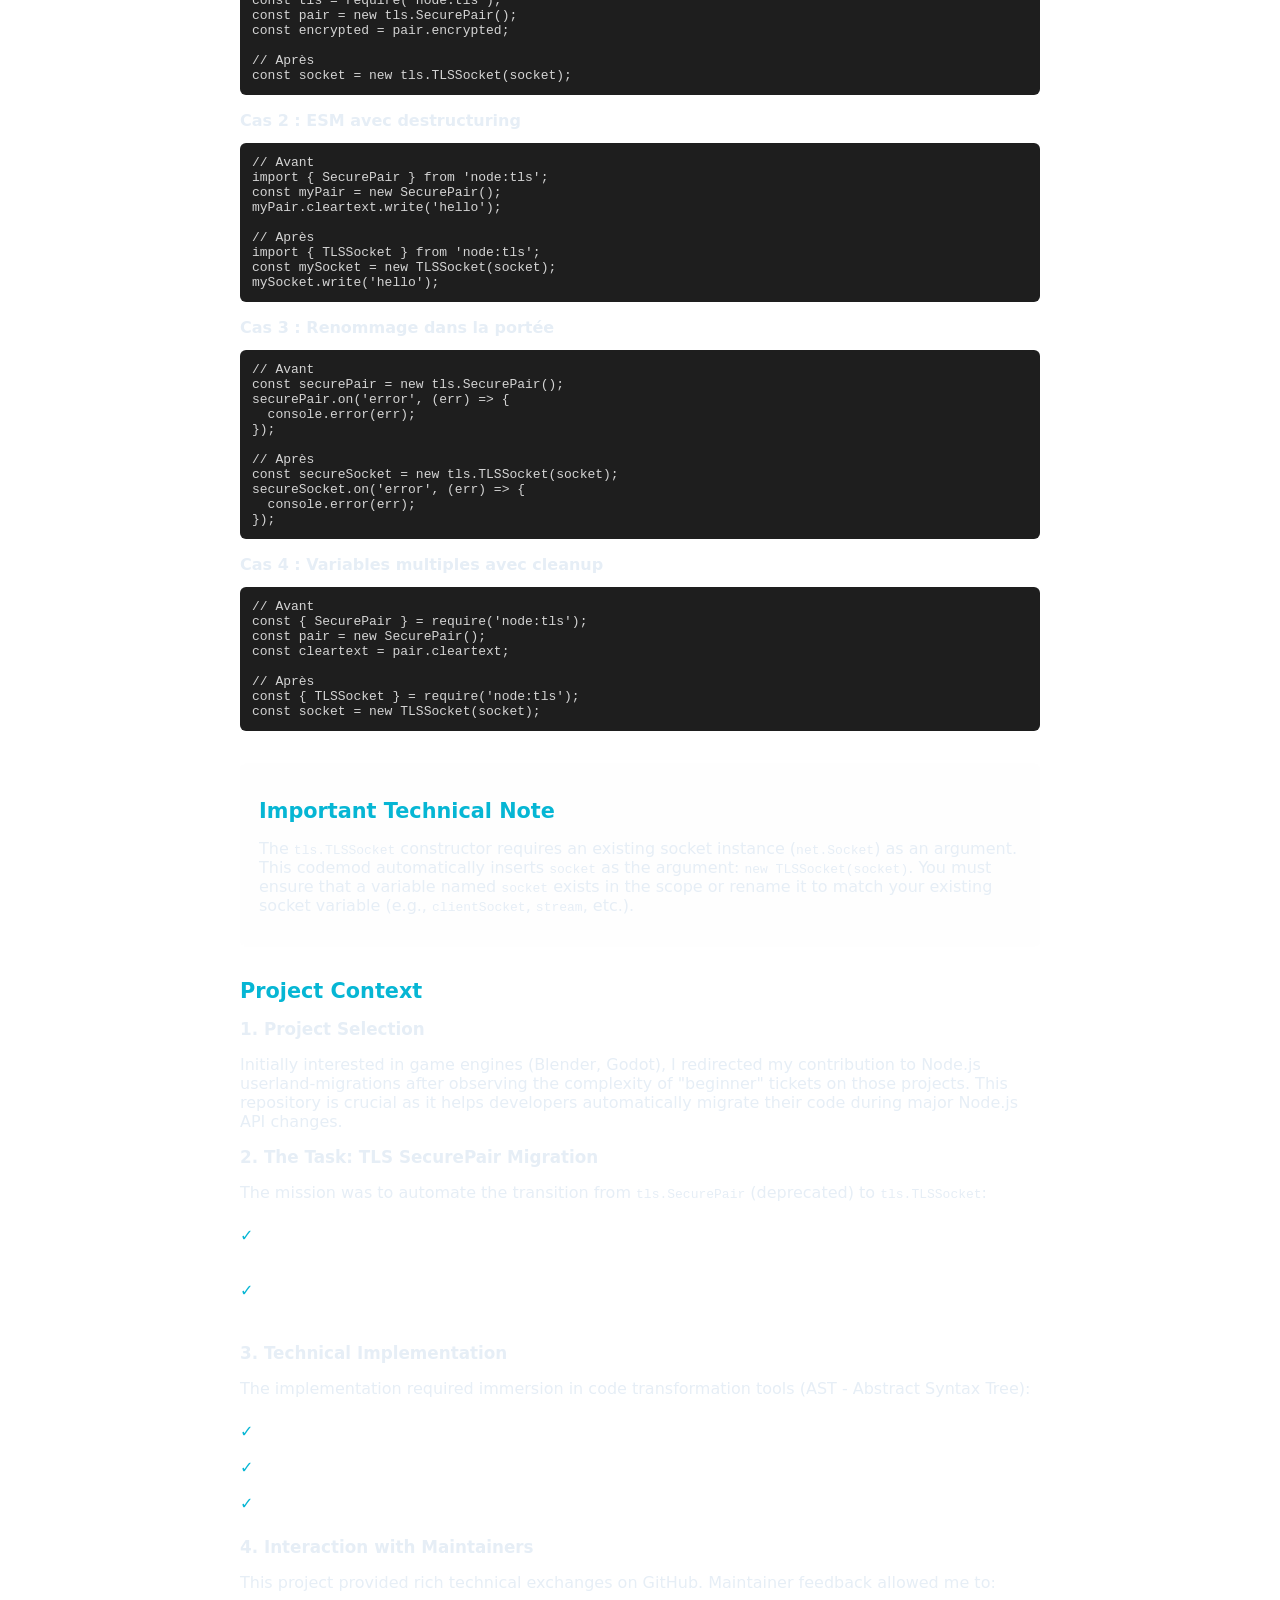
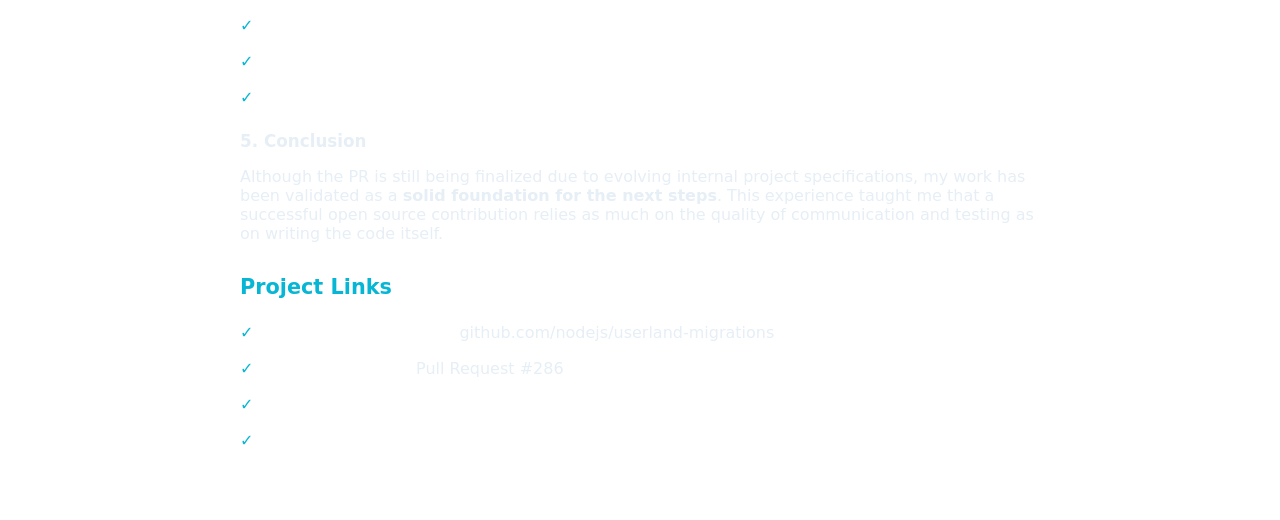
<file: projects/opensource-project.html>
<!doctype html>
<html lang="fr">
<head>
  <meta charset="utf-8" />
  <meta name="viewport" content="width=device-width, initial-scale=1" />
  <link rel="icon" href="../images/profil.jpg" />
  <title data-i18n="opensource_title">Node.js Userland-Migrations - LINFO2401</title>
  <meta name="description" content="Contribution au projet officiel Node.js userland-migrations : développement d'un codemod pour migrer tls.SecurePair vers tls.TLSSocket dans le cadre du cours LINFO2401." />
  <link rel="stylesheet" href="../styles.css" />
  <script src="../project-page.js" defer></script>
</head>
<body>
  <header class="site-header">
    <div class="container">
      <nav class="main-nav">
        <a href="../index.html" class="btn-back">
          <span data-i18n="btn_back">← Retour</span>
        </a>
      </nav>
      <div class="controls">
        <button class="lang-btn" data-lang="fr" aria-pressed="false" aria-label="Français">FR</button>
        <button class="lang-btn" data-lang="en" aria-pressed="false" aria-label="English">EN</button>
      </div>
    </div>
  </header>

  <main>
    <div class="container">        
      <article class="project-article">
        <header class="project-header">
          <img src="../images/Userland-Migration.png" alt="Node.js Userland-Migrations" class="project-hero">
          <h1 data-i18n="opensource_title">Node.js Userland-Migrations - LINFO2401</h1>
          <div class="project-actions">
            <a href="https://github.com/nodejs/userland-migrations/pull/286" target="_blank" rel="noopener" class="btn">Pull Request #286</a>
            <a href="https://github.com/menace31/userland-migrations/tree/MaximeD" target="_blank" rel="noopener" class="btn" data-i18n="btn_code">Code</a>
            <a href="../report/Opensourceproject.pdf" target="_blank" class="btn">Rapport PDF</a>
          </div>
        </header>
        
        <section class="project-content">
          <div class="project-description">
            <p data-i18n="opensource_desc"></p>
          </div>
          
          <div class="project-section">
            <h3 data-i18n="opensource_objective_title"></h3>
            <p data-i18n="opensource_objective_text"></p>
          </div>

          <div class="project-section">
            <h3 data-i18n="project_technologies">Technologies</h3>
            <div class="tech-list">
              <span class="tech-tag">Node.js</span>
              <span class="tech-tag">jscodeshift</span>
              <span class="tech-tag">AST (Abstract Syntax Tree)</span>
              <span class="tech-tag">TypeScript</span>
              <span class="tech-tag">GitHub Actions CI</span>
            </div>
          </div>
          
          <div class="project-section">
            <h3 data-i18n="opensource_transformations_title"></h3>
            <ul class="feature-list">
              <li data-i18n="opensource_transform_1"></li>
              <li data-i18n="opensource_transform_2"></li>
              <li data-i18n="opensource_transform_3"></li>
              <li data-i18n="opensource_transform_4"></li>
              <li data-i18n="opensource_transform_5"></li>
            </ul>
          </div>

          <div class="project-section">
            <h3 data-i18n="opensource_modules_title"></h3>
            <div style="margin-top:12px;">
              <h4 style="font-size:1rem;margin-bottom:8px;">CommonJS</h4>
              <pre style="background:#1e1e1e;color:#d4d4d4;padding:12px;border-radius:6px;overflow-x:auto;"><code>const tls = require('node:tls');
const { SecurePair } = require('node:tls');</code></pre>
              
              <h4 style="font-size:1rem;margin:16px 0 8px;">ESM (ES Modules)</h4>
              <pre style="background:#1e1e1e;color:#d4d4d4;padding:12px;border-radius:6px;overflow-x:auto;"><code>import tls from 'node:tls';
import { SecurePair } from 'node:tls';</code></pre>
            </div>
          </div>

          <div class="project-section">
            <h3 data-i18n="opensource_examples_title"></h3>
            
            <h4 style="font-size:1rem;margin:16px 0 8px;">Cas 1 : CommonJS avec namespace</h4>
            <pre style="background:#1e1e1e;color:#d4d4d4;padding:12px;border-radius:6px;overflow-x:auto;"><code>// Avant
const tls = require('node:tls');
const pair = new tls.SecurePair();
const encrypted = pair.encrypted;

// Après
const socket = new tls.TLSSocket(socket);</code></pre>

            <h4 style="font-size:1rem;margin:16px 0 8px;">Cas 2 : ESM avec destructuring</h4>
            <pre style="background:#1e1e1e;color:#d4d4d4;padding:12px;border-radius:6px;overflow-x:auto;"><code>// Avant
import { SecurePair } from 'node:tls';
const myPair = new SecurePair();
myPair.cleartext.write('hello');

// Après
import { TLSSocket } from 'node:tls';
const mySocket = new TLSSocket(socket);
mySocket.write('hello');</code></pre>

            <h4 style="font-size:1rem;margin:16px 0 8px;">Cas 3 : Renommage dans la portée</h4>
            <pre style="background:#1e1e1e;color:#d4d4d4;padding:12px;border-radius:6px;overflow-x:auto;"><code>// Avant
const securePair = new tls.SecurePair();
securePair.on('error', (err) => {
  console.error(err);
});

// Après
const secureSocket = new tls.TLSSocket(socket);
secureSocket.on('error', (err) => {
  console.error(err);
});</code></pre>

            <h4 style="font-size:1rem;margin:16px 0 8px;">Cas 4 : Variables multiples avec cleanup</h4>
            <pre style="background:#1e1e1e;color:#d4d4d4;padding:12px;border-radius:6px;overflow-x:auto;"><code>// Avant
const { SecurePair } = require('node:tls');
const pair = new SecurePair();
const cleartext = pair.cleartext;

// Après
const { TLSSocket } = require('node:tls');
const socket = new TLSSocket(socket);</code></pre>
          </div>

          <div class="project-section" style="background:rgba(220,220,220,0.05);padding:16px;border-left:3px solid rgba(255,255,255,0.3);border-radius:6px;">
            <h3 data-i18n="opensource_warning_title"></h3>
            <p data-i18n="opensource_warning_text"></p>
          </div>

          <div class="project-section">
            <h3 data-i18n="opensource_context_title"></h3>
            
            <h4 style="font-size:1.05rem;margin:16px 0 8px;" data-i18n="opensource_context_1_title"></h4>
            <p data-i18n="opensource_context_1_text"></p>

            <h4 style="font-size:1.05rem;margin:16px 0 8px;" data-i18n="opensource_context_2_title"></h4>
            <p data-i18n="opensource_context_2_text"></p>
            <ul class="feature-list">
              <li data-i18n="opensource_context_2_obj"></li>
              <li data-i18n="opensource_context_2_complex"></li>
            </ul>

            <h4 style="font-size:1.05rem;margin:16px 0 8px;" data-i18n="opensource_context_3_title"></h4>
            <p data-i18n="opensource_context_3_text"></p>
            <ul class="feature-list">
              <li data-i18n="opensource_context_3_1"></li>
              <li data-i18n="opensource_context_3_2"></li>
              <li data-i18n="opensource_context_3_3"></li>
            </ul>

            <h4 style="font-size:1.05rem;margin:16px 0 8px;" data-i18n="opensource_context_4_title"></h4>
            <p data-i18n="opensource_context_4_text"></p>
            <ul class="feature-list">
              <li data-i18n="opensource_context_4_1"></li>
              <li data-i18n="opensource_context_4_2"></li>
              <li data-i18n="opensource_context_4_3"></li>
            </ul>

            <h4 style="font-size:1.05rem;margin:16px 0 8px;" data-i18n="opensource_context_5_title"></h4>
            <p data-i18n="opensource_context_5_text"></p>
          </div>
          
          <div class="project-section">
            <h3 data-i18n="opensource_links_title"></h3>
            <ul class="feature-list">
              <li><strong data-i18n="opensource_link_upstream"></strong> <a href="https://github.com/nodejs/userland-migrations" target="_blank">github.com/nodejs/userland-migrations</a></li>
              <li><strong data-i18n="opensource_link_pr"></strong> <a href="https://github.com/nodejs/userland-migrations/pull/286" target="_blank">Pull Request #286</a></li>
              <li><strong data-i18n="opensource_link_license"></strong> MIT</li>
              <li><strong data-i18n="opensource_link_domain"></strong> Refactoring automatisé (Migration d'API TLS)</li>
            </ul>
          </div>
        </section>
      </article>
    </div>
  </main>
</body>
</html>
</file>
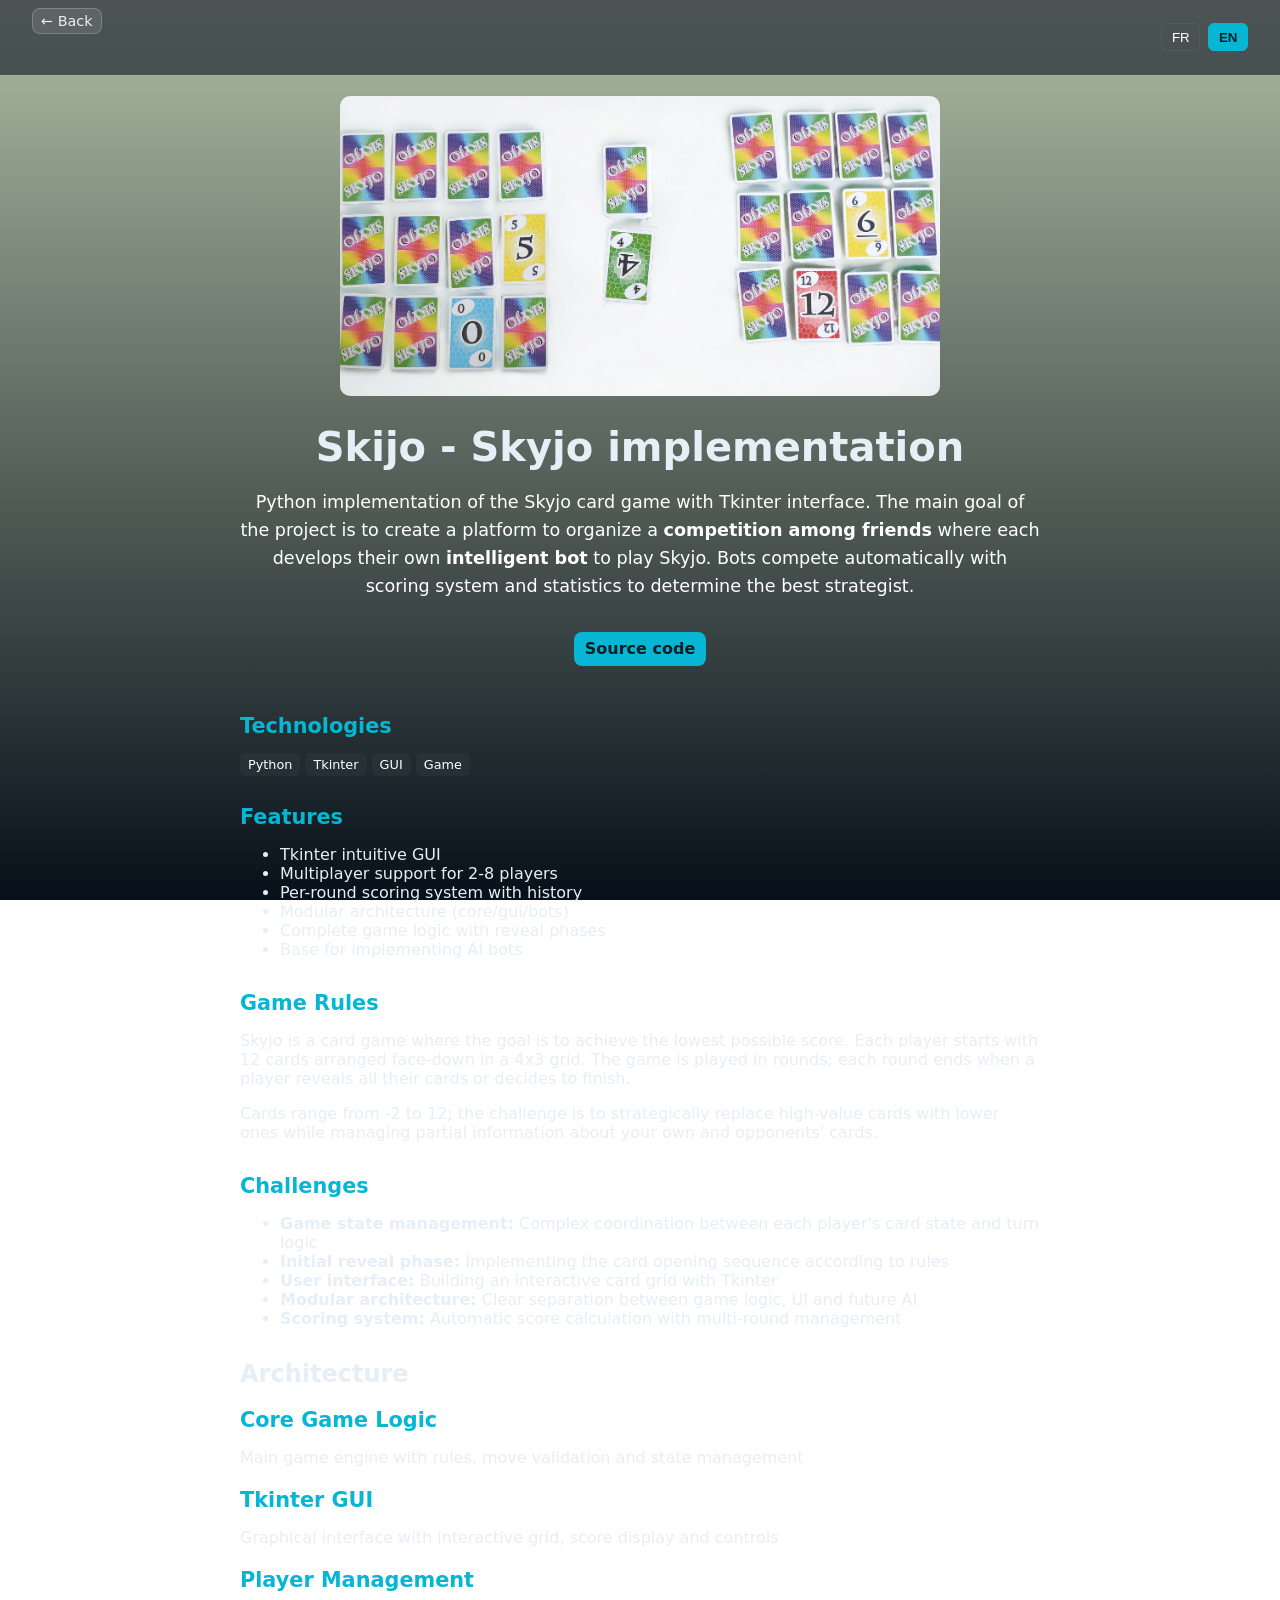
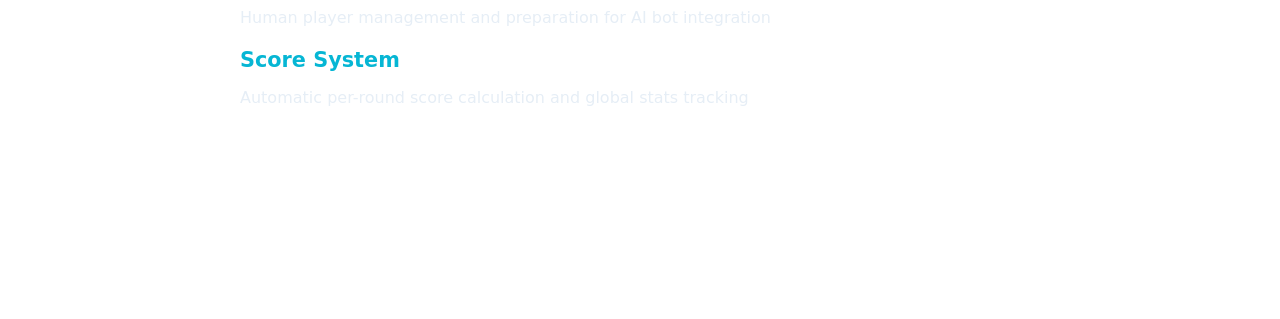
<file: projects/skijo.html>
<!doctype html>
<html lang="fr">
<head>
  <meta charset="utf-8" />
  <meta name="viewport" content="width=device-width, initial-scale=1" />
  <link rel="icon" href="../images/profil.jpg" />
  <title data-i18n="project_title_skijo"></title>
  <meta name="description" content="Python implementation of the Skyjo card game with bot competition platform." />
  <link rel="stylesheet" href="../styles.css" />
  <script src="../project-page.js" defer></script>
</head>
<body>
  <header class="site-header">
    <div class="container">
      <nav class="main-nav">
        <a href="../index.html" class="btn-back">
          <span data-i18n="btn_back">← Retour</span>
        </a>
      </nav>
      <div class="controls">
        <button class="lang-btn" data-lang="fr" aria-pressed="false" aria-label="Français">FR</button>
        <button class="lang-btn" data-lang="en" aria-pressed="false" aria-label="English">EN</button>
      </div>
    </div>
  </header>

  <main>
    <div class="container">        
      <article class="project-article">
        <header class="project-header">
          <img src="../images/Skyjo.png" alt="Skijo - Jeu de cartes" class="project-hero">
          <h1 data-i18n="project_title_skijo">Skijo - Implémentation de Skyjo</h1>
          <p class="project-description" data-i18n="project_description_skijo">
            Implémentation Python du jeu de cartes Skyjo avec interface Tkinter, système de scores et logique multijoueur.
          </p>
          <div class="project-actions">
            <a href="https://github.com/menace31/Skijo" target="_blank" rel="noopener" class="btn">
              <span data-i18n="view_code">Code source</span>
            </a>
          </div>
        </header>

        <section class="project-content">
          <div class="project-section">
            <h3 data-i18n="project_technologies">Technologies</h3>
            <div class="tags">
              <span class="tag" data-i18n="skijo_tag_python">Python</span>
              <span class="tag" data-i18n="skijo_tag_tkinter">Tkinter</span>
              <span class="tag" data-i18n="skijo_tag_gui">GUI</span>
              <span class="tag" data-i18n="skijo_tag_game">Jeu</span>
            </div>
          </div>

          <div class="project-section">
            <h3 data-i18n="project_features">Fonctionnalités</h3>
            <ul>
              <li data-i18n="skijo_feature_1">Interface graphique Tkinter intuitive</li>
              <li data-i18n="skijo_feature_2">Gestion multijoueur pour 2-8 joueurs</li>
              <li data-i18n="skijo_feature_3">Système de score par manche avec historique</li>
              <li data-i18n="skijo_feature_4">Architecture modulaire (core/gui/bots)</li>
              <li data-i18n="skijo_feature_5">Logique de jeu complète avec phases de révélation</li>
              <li data-i18n="skijo_feature_6">Base pour l'implémentation de bots IA</li>
            </ul>
          </div>

          <div class="project-section">
            <h3 data-i18n="skijo_rules_title">Règles du Jeu</h3>
            <p data-i18n="skijo_rules_p1"></p>
            <p data-i18n="skijo_rules_p2"></p>
          </div>

          <div class="project-section">
            <h3 data-i18n="project_challenges">Défis Techniques</h3>
            <ul>
              <li data-i18n="skijo_challenge_1"><strong>Gestion des états du jeu :</strong> Coordination complexe entre l'état des cartes de chaque joueur et la logique de tour</li>
              <li data-i18n="skijo_challenge_2"><strong>Phase de révélation initiale :</strong> Implémentation de la séquence d'ouverture des cartes selon les règles</li>
              <li data-i18n="skijo_challenge_3"><strong>Interface utilisateur :</strong> Création d'une grille de cartes interactive avec Tkinter</li>
              <li data-i18n="skijo_challenge_4"><strong>Architecture modulaire :</strong> Séparation claire entre logique de jeu, interface et future IA</li>
              <li data-i18n="skijo_challenge_5"><strong>Système de scoring :</strong> Calcul automatique des scores avec gestion des manches multiples</li>
            </ul>
          </div>
        </section>

        <section class="project-section">
          <h2 data-i18n="project_architecture">Architecture du Projet</h2>
          <div class="architecture-grid">
            <div class="arch-item">
              <h3 data-i18n="skijo_arch_core_title">Core Game Logic</h3>
              <p data-i18n="skijo_arch_core_text">Moteur de jeu principal avec règles, validation des mouvements et gestion des états</p>
            </div>
            <div class="arch-item">
              <h3 data-i18n="skijo_arch_gui_title">Tkinter GUI</h3>
              <p data-i18n="skijo_arch_gui_text">Interface graphique avec grille interactive, affichage des scores et contrôles de jeu</p>
            </div>
            <div class="arch-item">
              <h3 data-i18n="skijo_arch_players_title">Player Management</h3>
              <p data-i18n="skijo_arch_players_text">Gestion des joueurs humains et préparation pour l'intégration de bots IA</p>
            </div>
            <div class="arch-item">
              <h3 data-i18n="skijo_arch_score_title">Score System</h3>
              <p data-i18n="skijo_arch_score_text">Calcul automatique des scores par manche et suivi des statistiques globales</p>
            </div>
          </div>
        </section>
      </article>
    </div>
  </main>

  <footer class="site-footer">
    <div class="container">
      <small data-i18n="copyright">&copy; 2026 Devillet Maxime - Portfolio template</small>
    </div>
  </footer>
</body>
</html>
</file>
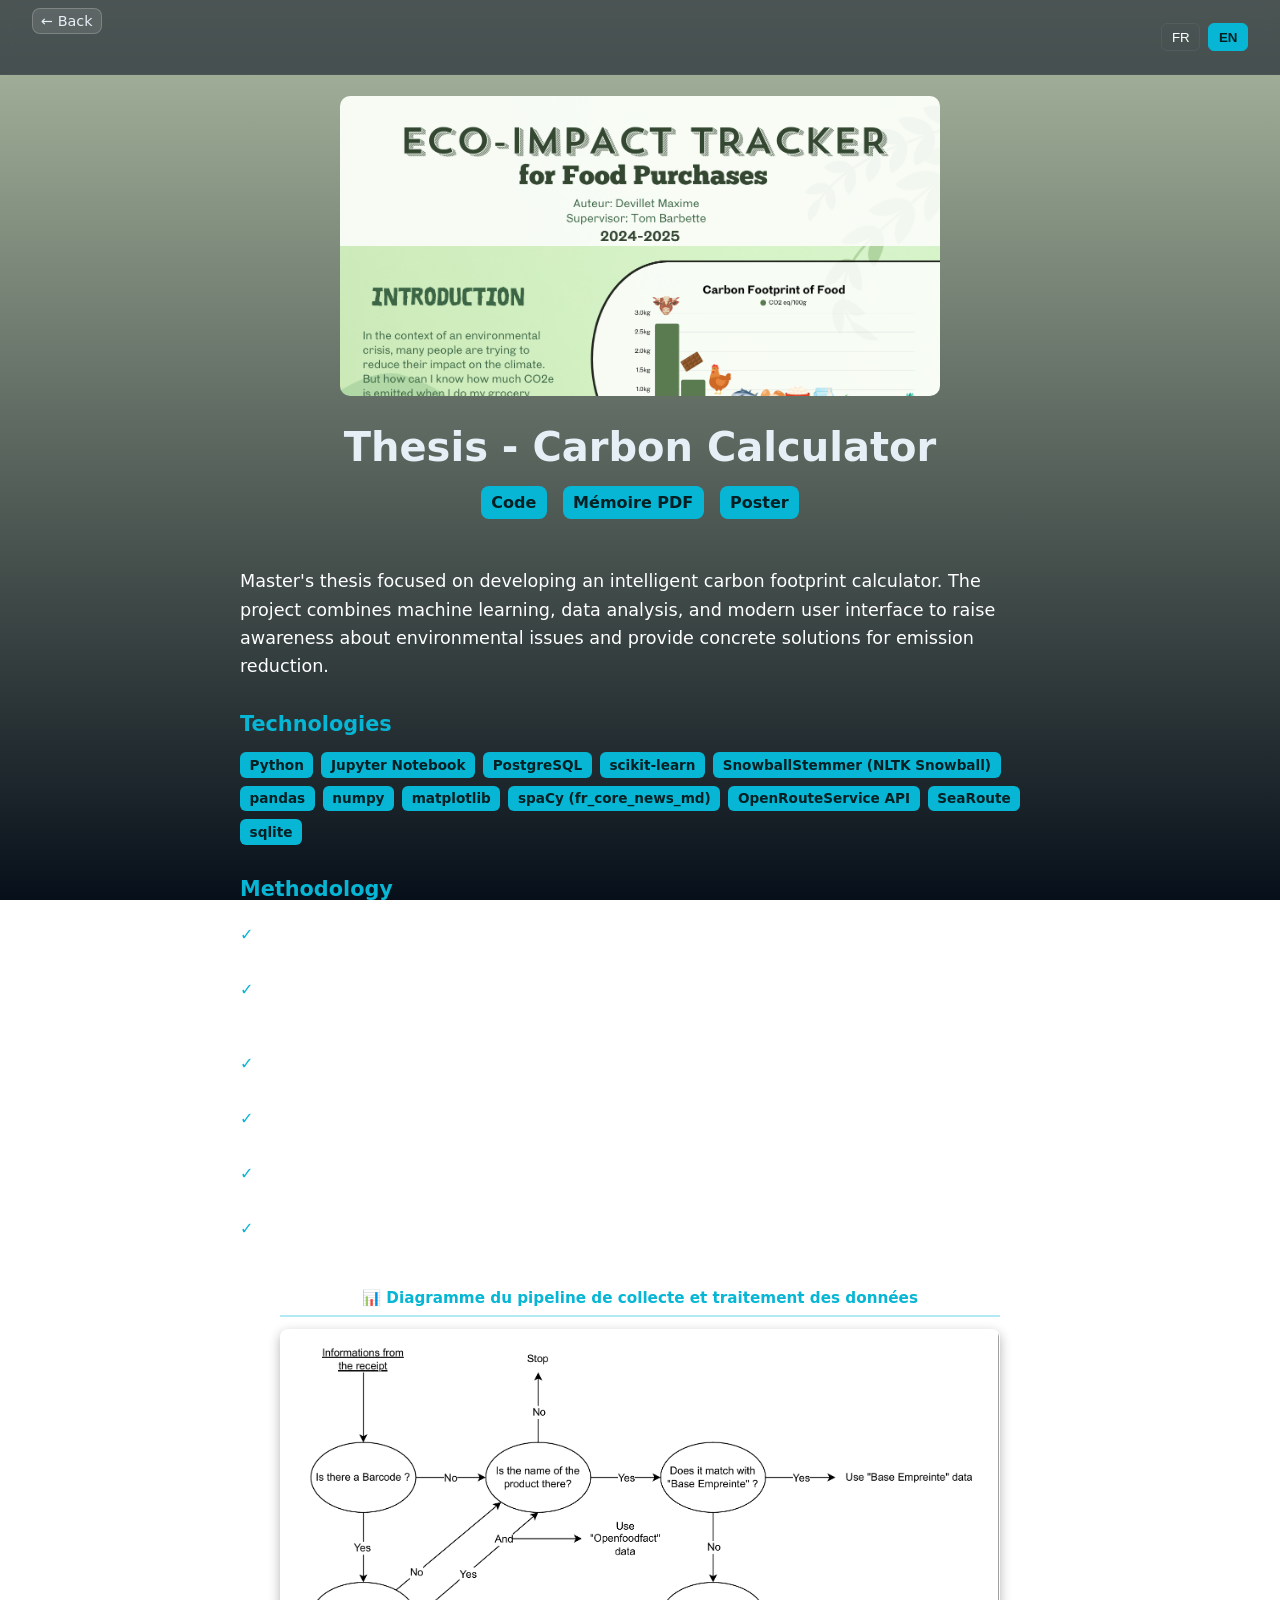
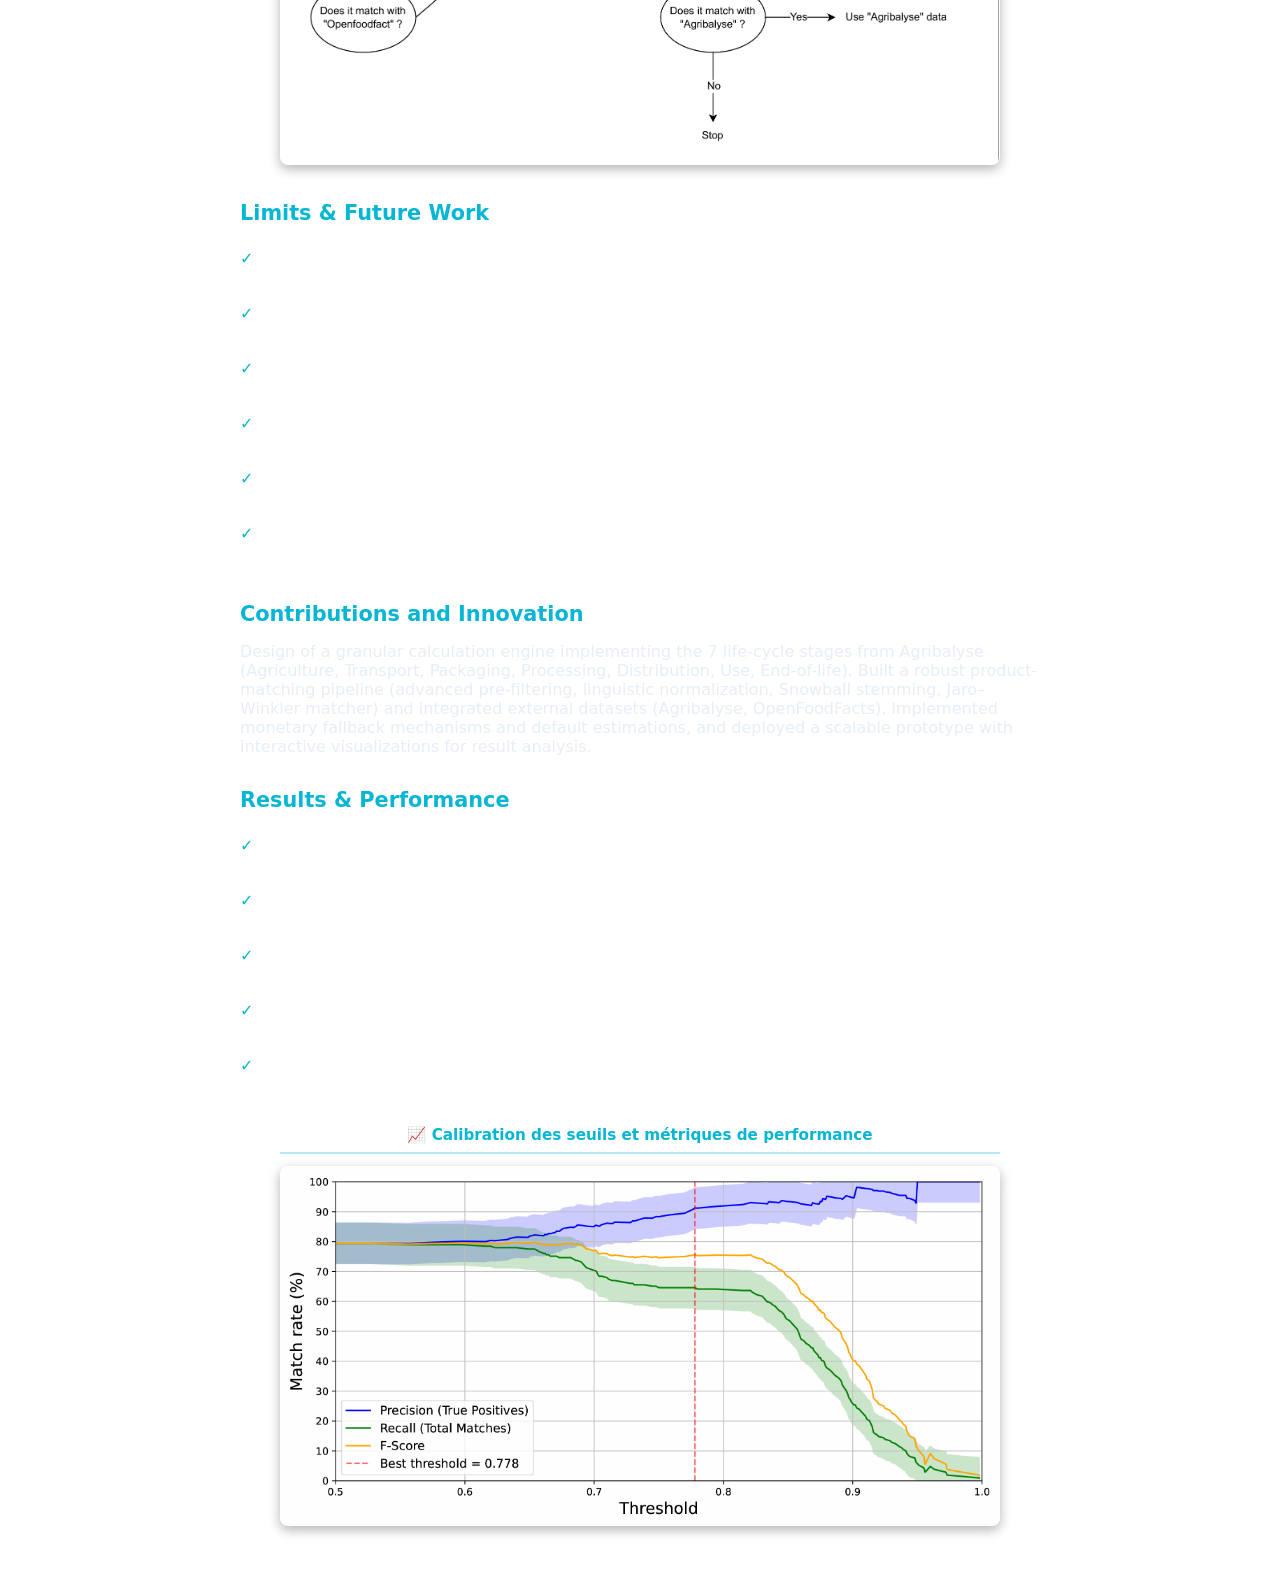
<file: projects/todo-react.html>
<!doctype html>
<html lang="fr">
<head>
  <meta charset="utf-8" />
  <meta name="viewport" content="width=device-width, initial-scale=1" />
  <link rel="icon" href="../images/profil.jpg" />
  <title>Mémoire - Carbon Calculator - Maxime Devillet</title>
  <meta name="description" content="Mémoire de fin d'études sur le développement d'un calculateur d'empreinte carbone avec intelligence artificielle et analyse de données." />
  <link rel="stylesheet" href="../styles.css" />
  <script src="../project-page.js" defer></script>
  <style>
    #carbon-calc-image {
      object-position: 50% 0% !important;
      object-fit: cover !important;
    }
  </style>
</head>
<body>
  <header class="site-header">
    <div class="container">
      <nav class="main-nav">
        <a href="../index.html" class="btn-back">
          <span data-i18n="btn_back">← Retour</span>
        </a>
      </nav>
      <div class="controls">
        <button class="lang-btn" data-lang="fr" aria-pressed="false" aria-label="Français">FR</button>
        <button class="lang-btn" data-lang="en" aria-pressed="false" aria-label="English">EN</button>
      </div>
    </div>
  </header>

  <main>
    <div class="container">        
      <article class="project-article">
        <header class="project-header">
          <img src="../images/at_home.png" alt="Mémoire - Carbon Calculator" class="project-hero" id="carbon-calc-image">
          <h1 data-i18n="project_title_2">Mémoire - Carbon Calculator</h1>
          <div class="project-actions">
            <a href="https://github.com/menace31/Carbon_Thesis" target="_blank" rel="noopener" class="btn" data-i18n="btn_code">Code</a>
            <a href="../report/Mémoire_Carbon_calculator.pdf" target="_blank" class="btn">Mémoire PDF</a>
            <a href="../images/at_home.png" target="_blank" class="btn">Poster</a>
          </div>
        </header>
        
        <section class="project-content">
          <div class="project-description">
            <p data-i18n="project_description_2">Mémoire de fin d'études portant sur le développement d'un calculateur d'empreinte carbone intelligent. Le projet combine machine learning, analyse de données et interface utilisateur moderne pour sensibiliser aux enjeux environnementaux et proposer des solutions concrètes de réduction d'émissions.</p>
          </div>
          
          <div class="project-section">
            <h3 data-i18n="project_technologies">Technologies</h3>
            <div class="tech-list">
              <span class="tech-tag">Python</span>
              <span class="tech-tag">Jupyter Notebook</span>
              <span class="tech-tag">PostgreSQL</span>
              <span class="tech-tag">scikit-learn</span>
              <span class="tech-tag">SnowballStemmer (NLTK Snowball)</span>
              <span class="tech-tag">pandas</span>
              <span class="tech-tag">numpy</span>
              <span class="tech-tag">matplotlib</span>
              <span class="tech-tag">spaCy (fr_core_news_md)</span>
              <span class="tech-tag">OpenRouteService API</span>
              <span class="tech-tag">SeaRoute</span>
              <span class="tech-tag">sqlite</span>
            </div>
          </div>
          
          <div class="project-section">
            <h3 data-i18n="project_methodology">Méthodologie</h3>
            <ul class="feature-list">
              <li data-i18n="method_1">Recherche bibliographique approfondie</li>
              <li data-i18n="method_2">Collecte et analyse de données carbone</li>
              <li data-i18n="method_3">Développement d'algorithmes ML</li>
              <li data-i18n="method_4">Interface utilisateur intuitive</li>
              <li data-i18n="method_5">Tests utilisateurs et validation</li>
              <li data-i18n="method_6">Déploiement et monitoring</li>
            </ul>
            <figure style="margin-top:24px;margin-bottom:24px;">
              <figcaption style="font-size:0.95rem;font-weight:600;color:var(--accent);margin-bottom:12px;padding-bottom:8px;border-bottom:2px solid rgba(6,182,212,0.3);text-align:center;">📊 Diagramme du pipeline de collecte et traitement des données</figcaption>
              <img src="../report/collect_diagram.png" alt="Diagramme collecte" style="max-width:100%;height:auto;border-radius:8px;box-shadow:0 4px 12px rgba(0,0,0,0.3);border:1px solid rgba(255,255,255,0.1);">
            </figure>
          </div>
          
          <div class="project-section">
            <h3 data-i18n="project_limits_title">Limites et travaux futurs</h3>
            <ul class="feature-list">
              <li data-i18n="project_limits_1"></li>
              <li data-i18n="project_limits_2"></li>
              <li data-i18n="project_limits_3"></li>
              <li data-i18n="project_limits_4"></li>
              <li data-i18n="project_limits_5"></li>
              <li data-i18n="project_limits_6"></li>
            </ul>
          </div>
          
          <div class="project-section">
            <h3 data-i18n="project_contributions">Contributions et Innovation</h3>
            <p data-i18n="project_contributions_text"></p>
          </div>

          <!-- Images intégrées inline dans les sections Méthodologie et Résultats -->
          
<div class="project-section">
  <h3 data-i18n="project_results">Résultats & Performances</h3>
  <ul class="feature-list">
    <li data-i18n="result_thesis_1"></li>
    <li data-i18n="result_thesis_2"></li>
    <li data-i18n="result_thesis_3"></li>
    <li data-i18n="result_thesis_4"></li>
    <li data-i18n="result_thesis_5"></li>
  </ul>
  
  <figure style="margin-top:24px;margin-bottom:24px;">
    <figcaption style="font-size:0.95rem;font-weight:600;color:var(--accent);margin-bottom:12px;padding-bottom:8px;border-bottom:2px solid rgba(6,182,212,0.3);text-align:center;">📈 Calibration des seuils et métriques de performance</figcaption>
    <img src="../report/threshold.png" alt="Seuils et métriques" style="max-width:100%;height:auto;border-radius:8px;box-shadow:0 4px 12px rgba(0,0,0,0.3);border:1px solid rgba(255,255,255,0.1);">
  </figure>
</div>
        </section>
      </article>
    </div>
  </main>
</body>
</html>
</file>
<file: styles.css>
/* styles.css — simple, responsive portfolio template */
:root{
  --bg:#adbba2;
  --card:#0b1220;
  --muted:#ffffff;
  --accent:#06b6d4;
  --surface:#0b1220;
  --text:#e6eef6;
  --radius:10px;
}
*{box-sizing:border-box}
html,body{height:100%}
/* Make all links white */
a{color:var(--text);text-decoration:none}
a:hover{color:#ffffff;text-decoration:underline}
body{
  margin:0;
  font-family: Inter, system-ui, -apple-system, "Segoe UI", Roboto, "Helvetica Neue", Arial;
  background:linear-gradient(180deg,var(--bg),#07101a);
  background-attachment: fixed;
  color:var(--text);
  -webkit-font-smoothing:antialiased;
  -moz-osx-font-smoothing:grayscale;
  padding-top: 4rem;
}
.container{max-width:1300px;margin:0 auto;padding:2rem}
.container.brand{display:flex;flex-direction:row;align-items:center;gap:2rem}

.site-header{
  background:rgba(11,18,32,0.6);
  backdrop-filter:blur(6px);
  border-bottom:1px solid rgba(255,255,255,0.04);
  position:fixed;
  top:0;
  left:0;
  right:0;
  z-index:40;
}

.site-header .container{
  display:flex;
  justify-content:space-between;
  align-items:center;
  padding:0.5rem 2rem;
}

.brand h1{margin:0;font-size:2.25rem;font-weight:700;letter-spacing:-0.02em}
.tagline{margin:0.25rem 0 0;color:var(--muted);font-size:1.1rem;font-weight:400}
.avatar{width:256px;height:256px;border-radius:50%;object-fit:cover;object-position:top center;border:3px solid rgba(6,182,212,0.3);box-shadow:0 8px 24px rgba(0,0,0,0.4);flex-shrink:0}
.brand-text{display:flex;flex-direction:column;align-items:flex-start;text-align:left}

.main-nav{display:flex;gap:1rem}
.main-nav a{color:var(--text);text-decoration:none;padding:0.25rem 0.5rem}
.main-nav a:hover{color:#ffffff}

.controls{display:flex;align-items:center;gap:0.5rem}
.lang-btn{background:transparent;border:1px solid rgba(255,255,255,0.06);color:var(--muted);padding:0.35rem 0.6rem;border-radius:6px;cursor:pointer}
.lang-btn.selected{background:var(--accent);color:#042024;border-color:var(--accent);font-weight:700}
.lang-btn:focus{outline:2px solid rgba(6,182,212,0.25);outline-offset:2px}

.about{padding-top:1rem;padding-bottom:1rem}
.projects{padding-top:1rem;padding-bottom:1rem}

/* Carousel container */
.projects-carousel {
  position: relative;
}

.carousel-nav {
  position: absolute;
  top: 50%;
  transform: translateY(-50%);
  z-index: 10;
  pointer-events: none;
}

.carousel-nav.prev {
  left: -20px;
}

.carousel-nav.next {
  right: -20px;
}

.carousel-btn {
  background: rgba(0, 0, 0, 0.7);
  border: 2px solid var(--accent);
  border-radius: 50%;
  width: 50px;
  height: 50px;
  color: white;
  cursor: pointer;
  display: flex;
  align-items: center;
  justify-content: center;
  transition: all 0.3s ease;
  font-size: 1.5rem;
  font-weight: bold;
  pointer-events: all;
  box-shadow: 0 4px 12px rgba(0, 0, 0, 0.3);
}

.carousel-btn:hover {
  background: var(--accent);
  border-color: white;
  transform: scale(1.1);
  box-shadow: 0 6px 20px rgba(0, 0, 0, 0.4);
}

.carousel-btn:disabled {
  opacity: 0.3;
  cursor: not-allowed;
  transform: none;
}

.carousel-btn:disabled:hover {
  background: rgba(0, 0, 0, 0.7);
  border-color: var(--accent);
  transform: none;
  box-shadow: 0 4px 12px rgba(0, 0, 0, 0.3);
}

/* Category sections styling */
.category-section {
  margin-bottom: 3rem;
}

.category-section h3 {
  font-size: 1.5rem;
  color: var(--accent);
  margin-bottom: 1.5rem;
  text-align: center;
}

/* Grid container with horizontal scroll */
.grid{
  display: flex;
  gap: 1rem;
  overflow-x: hidden;
  scroll-behavior: smooth;
  padding-bottom: 1rem;
  padding-left: 30px;
  padding-right: 30px;
}

.grid .card {
  min-width: 280px;
  max-width: 280px;
  flex-shrink: 0;
}

/* Responsive adjustments */
@media (max-width: 768px) {
  .carousel-nav.prev {
    left: -10px;
  }
  
  .carousel-nav.next {
    right: -10px;
  }
  
  .carousel-btn {
    width: 40px;
    height: 40px;
    font-size: 1.3rem;
  }
  
  .grid {
    padding-left: 20px;
    padding-right: 20px;
  }
}
.card{background:linear-gradient(180deg,rgba(255,255,255,0.02),rgba(255,255,255,0.01));border-radius:var(--radius);border:1px solid rgba(255,255,255,0.03);overflow:hidden}
.card-image{width:100%;height:160px;object-fit:cover;object-position:center}
.card-content{padding:1rem}
.card h3{margin:0 0 0.5rem 0}
.card p{margin:0 0 0.75rem 0;color:var(--muted);font-size:0.95rem}
.card .tags{display:flex;gap:0.5rem;flex-wrap:wrap;margin-bottom:0.75rem}
.tag{background:rgba(255,255,255,0.03);padding:0.25rem 0.5rem;border-radius:6px;font-size:0.8rem;color:var(--muted)}
.card .links{display:flex;gap:0.5rem}
.btn{background:var(--accent);color:#042024;padding:0.45rem 0.65rem;border-radius:8px;text-decoration:none;font-weight:600;border:none;cursor:pointer;display:inline-block}
.btn:hover{background:#0891b2;color:#042024}
.btn-details{background:rgba(255,255,255,0.08);color:var(--text);border:1px solid rgba(255,255,255,0.2)}
.btn-details:hover{background:rgba(255,255,255,0.15)}

/* Project pages styles */
.btn-back{
  background:rgba(255,255,255,0.1);
  color:var(--text);
  border:1px solid rgba(255,255,255,0.2);
  padding:0.5rem 1rem;
  border-radius:8px;
  cursor:pointer;
  margin-bottom:2rem;
  font-size:0.9rem;
}
.btn-back:hover{background:rgba(255,255,255,0.2)}

.project-article{max-width:800px;margin:0 auto}

.project-header{text-align:center;margin-bottom:3rem}
.project-hero{width:100%;max-width:600px;height:300px;object-fit:cover;border-radius:var(--radius);margin-bottom:1.5rem}
.project-hero.crop-top{object-position:50% 0% !important;object-fit:cover !important}
#carbon-calc-image{object-position:center top !important;object-fit:cover !important}
.project-header h1{font-size:2.5rem;margin:0 0 1rem 0;font-weight:700}
.project-actions{display:flex;gap:1rem;justify-content:center}

.project-content{text-align:left}
.project-description{font-size:1.1rem;line-height:1.6;margin-bottom:2rem;color:var(--muted)}

.project-section{margin-bottom:2rem}
.project-section h3{font-size:1.3rem;margin-bottom:1rem;color:var(--accent)}

.tech-list{display:flex;flex-wrap:wrap;gap:0.5rem}
.tech-tag{background:var(--accent);color:#042024;padding:0.3rem 0.6rem;border-radius:6px;font-size:0.85rem;font-weight:600}

.feature-list{list-style:none;padding:0}
.feature-list li{padding:0.5rem 0;border-bottom:1px solid rgba(255,255,255,0.1);color:var(--muted)}
.feature-list li:last-child{border-bottom:none}
.feature-list li::before{content:"✓";color:var(--accent);margin-right:0.5rem;font-weight:bold}

.project-gallery{display:grid;grid-template-columns:repeat(auto-fit,minmax(250px,1fr));gap:1rem}
.project-gallery img{width:100%;height:200px;object-fit:cover;border-radius:var(--radius);border:1px solid rgba(255,255,255,0.1)}

@media (max-width:700px){
  .project-header h1{font-size:1.8rem}
  .project-actions{flex-direction:column;align-items:center}
  .project-hero{height:200px}
}

.site-footer{padding:2rem 0;color:var(--muted);text-align:center;border-top:1px solid rgba(255,255,255,0.02)}

/* small screens */
@media (max-width:700px){
  .main-nav{display:none}
  .nav-toggle{display:inline-block}
  .header-inner{gap:0.5rem}
  .container.brand{flex-direction:column;align-items:center;gap:1rem}
  .avatar{width: 256px;height:256px}
  .brand-text{align-items:center;text-align:center}
  .brand h1{font-size:1.5rem}
  .tagline{font-size:0.95rem}
}

/* Chat Button - Responsive Design */
.chat-btn {
  position: fixed;
  bottom: 24px;
  right: 24px;
  width: 64px;
  height: 64px;
  border-radius: 50%;
  background: linear-gradient(135deg, var(--accent), #0891b2);
  border: none;
  cursor: pointer;
  font-size: 1.8rem;
  display: flex;
  align-items: center;
  justify-content: center;
  padding: 0;
  overflow: hidden;
  z-index: 999;
  box-shadow: 0 4px 16px rgba(6, 182, 212, 0.4);
  transition: all 0.3s cubic-bezier(0.4, 0, 0.2, 1);
}

.chat-btn:hover {
  transform: scale(1.1);
  box-shadow: 0 6px 24px rgba(6, 182, 212, 0.6);
}

.chat-btn:active {
  transform: scale(0.95);
}

.chat-icon-img {
  width: 70%;
  height: auto;
  display: block;
}

/* Tablet - Taille moyenne */
@media (max-width: 1024px) and (min-width: 601px) {
  .chat-btn {
    width: 56px;
    height: 56px;
    bottom: 20px;
    right: 20px;
    font-size: 1.6rem;
  }
}

/* Mobile - Petite taille */
@media (max-width: 600px) {
  .chat-btn {
    width: 52px;
    height: 52px;
    bottom: 16px;
    right: 16px;
    font-size: 1.5rem;
    box-shadow: 0 3px 12px rgba(6, 182, 212, 0.4);
  }
  
  .chat-btn:hover {
    transform: scale(1.05);
  }
}

/* Très petit écran */
@media (max-width: 400px) {
  .chat-btn {
    width: 48px;
    height: 48px;
    bottom: 12px;
    right: 12px;
    font-size: 1.4rem;
  }
}

/* Typing indicator */
.typing-indicator {
  display: flex;
  align-items: center;
  gap: 5px;
  background: rgba(255,255,255,0.05);
  padding: 10px 14px;
  border-radius: 8px;
  align-self: flex-start;
}

.typing-indicator span {
  width: 7px;
  height: 7px;
  border-radius: 50%;
  background: var(--accent);
  animation: typing-bounce 1.2s infinite ease-in-out;
}

.typing-indicator span:nth-child(2) { animation-delay: 0.2s; }
.typing-indicator span:nth-child(3) { animation-delay: 0.4s; }

@keyframes typing-bounce {
  0%, 60%, 100% { transform: translateY(0); opacity: 0.4; }
  30% { transform: translateY(-6px); opacity: 1; }
}
</file>
